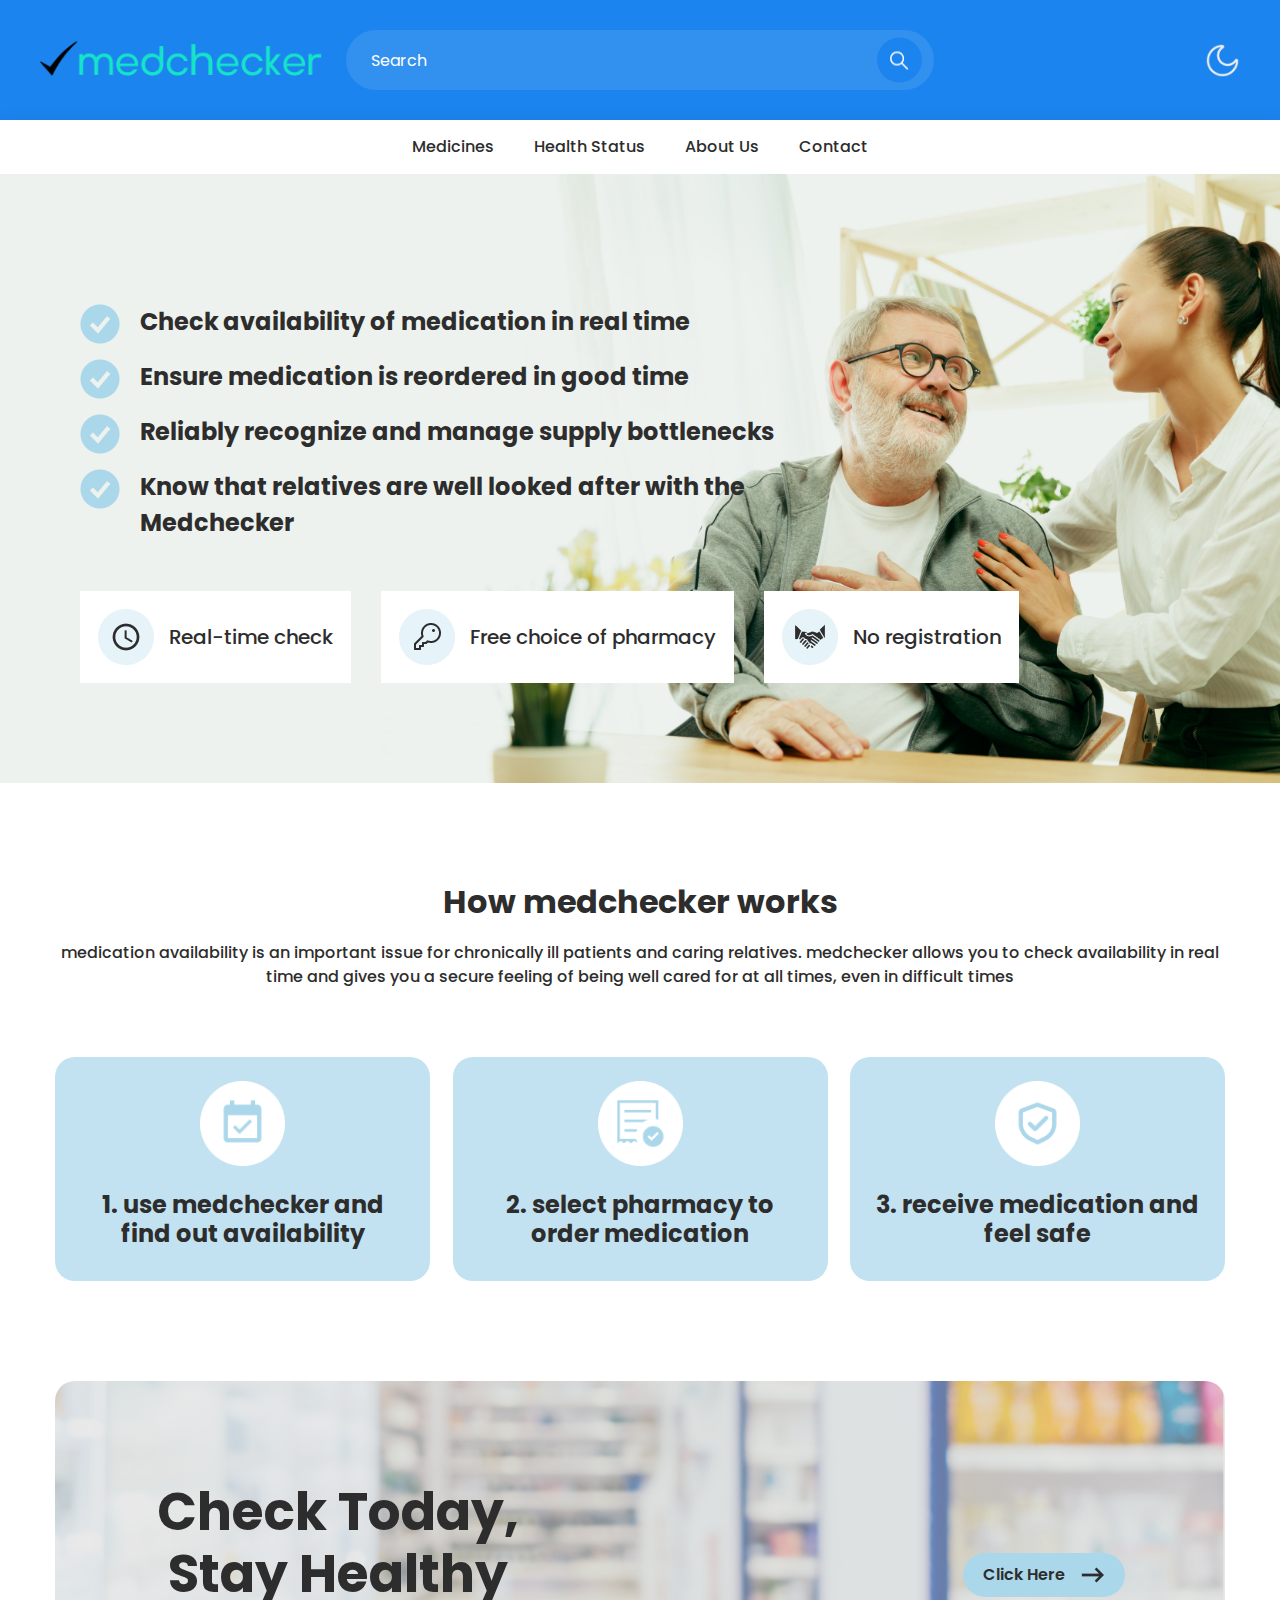
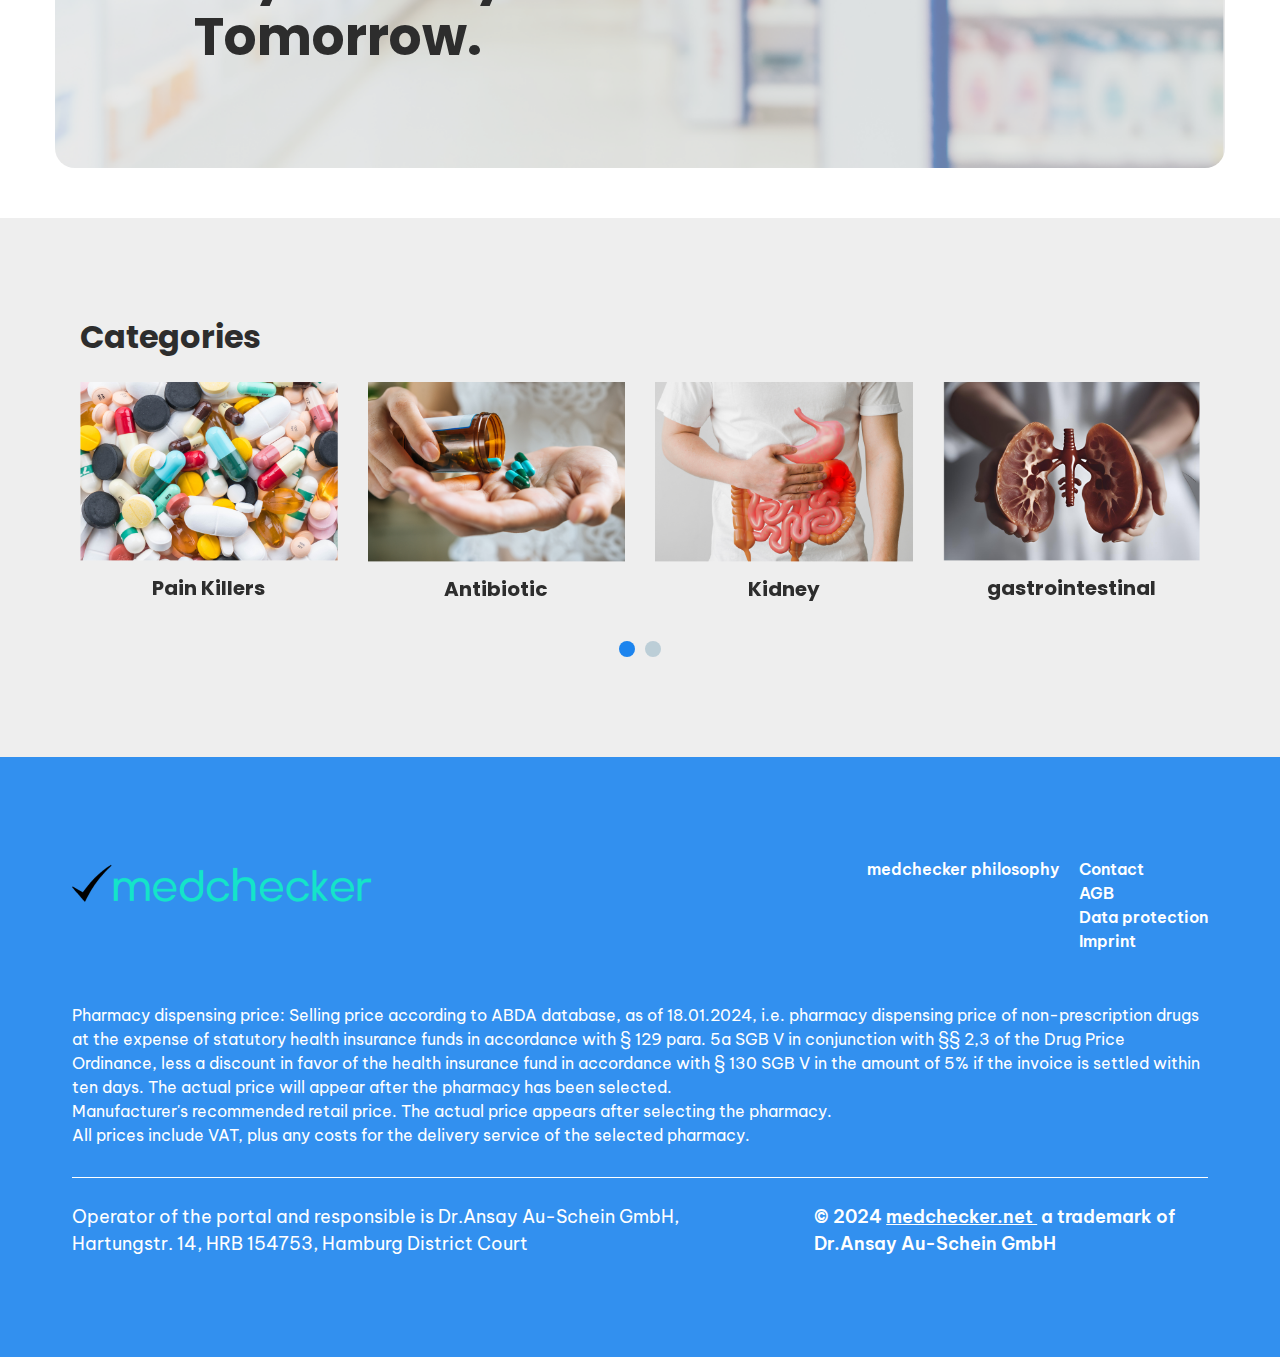
<file: index.html>
<!doctype html>
<html class="no-js" lang="en">
    <head>
        <meta charset="utf-8">
        <meta http-equiv="x-ua-compatible" content="ie=edge">
        <title>Site Title Here</title>
        <meta name="description" content="">
        <meta name="viewport" content="width=device-width, initial-scale=1"> 
		<link rel="shortcut icon" type="image/x-icon" href="#">
        <!-- Place favicon.ico in the root directory -->
        
		<!-- CSS here -->
        <link rel="stylesheet" href="assets/css/bootstrap.min.css">
        <link rel="stylesheet" href="assets/css/owl.carousel.min.css">   
        <link rel="stylesheet" href="assets/css/style.css">
        <link rel="stylesheet" href="assets/css/responsive.css">
    </head>
    <body>

       
    <!-- header-area START -->
    <header class="header-area">
        <div class="container">
            <div class="row align-items-center">
                <div class="col-lg-4 col-6 col-xl-3">
                    <div class="logo-area">
                        <a href="./index.html"><img src="assets/img/logo.png" alt=""></a>
                    </div>
                </div>
                <div class="col-lg-6 col-xl-6 d-none d-lg-block text-right">
                    <div class="searching">
                        <form action="#">
                            <input type="text" placeholder="Search">
                            <button type="submit"><img src="assets/img/serch.png" alt=""></button>
                        </form>
                    </div>
                </div>
                <div class="col-lg-2 col-6 col-xl-3 text-end">
                    <div class="head_end">
                        <button type="button" class="srcBtn" data-bs-toggle="modal" data-bs-target="#searchModal"><img src="assets/img/serch.png" alt=""></button>
                        <button type="submit" class="light"><img src="assets/img/moon.png" alt=""></button>
                        <div class="bar d-md-none d-block"><a class="bar-icon siteBar-btn" href="#"><span></span></a></div>
                    </div>
                </div>
            </div>
        </div>
        <div class="header-bottom">
            <div class="container">
                <div class="row">
                    <div class="col-lg-12 text-center">
                        <ul>
                            <li><a href="#">Medicines</a></li>
                            <li><a href="#">Health Status</a></li>
                            <li><a href="#">About Us</a></li>
                            <li><a href="#">Contact</a></li>
                        </ul>
                    </div>
                </div>
            </div>
        </div>
    </header>
    <!-- Button trigger modal -->

        <!-- Search modal -->
        <div class="modal fade" id="searchModal" data-bs-backdrop="static" data-bs-keyboard="false" tabindex="-1" aria-labelledby="searchModalLabel" aria-hidden="true">
            <div class="modal-dialog">
            <div class="modal-content"> 
                <div class="modal-body">
                    <button type="button" class="btn-close" data-bs-dismiss="modal" aria-label="Close"></button>
                    <div class="searching">
                        <form action="#">
                            <input type="text" placeholder="Search">
                            <button type="submit"><img src="assets/img/serch.png" alt=""></button>
                        </form>
                    </div>
                </div> 
            </div>
            </div>
        </div>

        <!-- mobile-menu START -->
        <div class="mobile-menu">
            <a href="#" class="bars siteBar-btn"><svg class="bi bi-x" width="1em" height="1em" viewBox="0 0 16 16" fill="currentColor" xmlns="http://www.w3.org/2000/svg">
                <path fill-rule="evenodd" d="M11.854 4.146a.5.5 0 010 .708l-7 7a.5.5 0 01-.708-.708l7-7a.5.5 0 01.708 0z" clip-rule="evenodd"/>
                <path fill-rule="evenodd" d="M4.146 4.146a.5.5 0 000 .708l7 7a.5.5 0 00.708-.708l-7-7a.5.5 0 00-.708 0z" clip-rule="evenodd"/>
            </svg></a> 
            <nav> 
                <ul>
                    <li><a href="#">Medicines</a></li>
                    <li><a href="#">Health Status</a></li>
                    <li><a href="#">About Us</a></li>
                    <li><a href="#">Contact</a></li>
                </ul>
            </nav> 
        </div> 
        <div class="manu-overlay siteBar-btn"></div>
    <!-- header-area END -->


    <!-- Main -->
    <main>

        <!-- Hero-area STARTED -->
        <section class="hero-area">
            <div class="container">
                <div class="row"> 
                    <div class="col-lg-12">
                        <div class="hero-wrp">
                            <ul>
                                <li><img src="assets/img/tick.png" alt=""> Check availability  of medication in real time</li>
                                <li><img src="assets/img/tick.png" alt=""> Ensure medication is reordered in good time</li>
                                <li><img src="assets/img/tick.png" alt=""> Reliably recognize and manage supply bottlenecks</li>
                                <li><img src="assets/img/tick.png" alt=""> Know that relatives are well looked after with the Medchecker</li>
                            </ul>
                            <div class="feature_opts">
                                <div><img src="assets/img/time.png" alt=""> Real-time check</div>
                                <div><img src="assets/img/key.png" alt=""> Free choice of pharmacy</div>
                                <div><img src="assets/img/partnarship.png" alt=""> No registration</div>
                            </div>
                        </div>
                    </div>
                </div>
            </div>
        </section>
        <!-- Hero-area END -->

        <!-- How it's work STARTED -->
        <section class="how-work-section">
            <div class="container">
                <div class="row">
                    <div class="col-lg-12">
                        <div class="section-title">
                            <h2>How medchecker works</h2>
                            <p>medication availability is an important issue for chronically ill patients and caring relatives. medchecker allows you to check availability in real time and gives you a secure feeling of being well cared for at all times, even in difficult times</p>
                        </div>
                    </div>
                    <div class="col-lg-12">
                        <div class="how_work_blks">
                            <div class="hwb">
                                <img src="assets/img/calender.png" alt="">
                                <h5>1. use medchecker and find out availability</h5>
                            </div>
                            <div class="hwb">
                                <img src="assets/img/docs.png" alt="">
                                <h5>2. select pharmacy to order medication</h5>
                            </div>
                            <div class="hwb">
                                <img src="assets/img/right.png" alt="">
                                <h5>3. receive medication and feel safe</h5>
                            </div>
                        </div>
                    </div>
                    <div class="col-lg-12">
                        <div class="cta">
                            <h1>Check Today, Stay Healthy Tomorrow.</h1>
                            <a href="#">Click Here <img src="assets/img/arrow.png" alt=""></a>
                        </div>
                    </div>
                </div>
            </div>
        </section>
        <!-- How it's work END -->

        <!-- Categories-area STARTED -->
        <section class="categories-area">
            <div class="container">
                <div class="row">
                    <div class="col-lg-12">
                        <h4>Categories</h4>
                        <div class="categories-items owl-carousel">
                            <div class="cti">
                                <i><img src="assets/img/2.png" alt=""></i>
                                <h5>Pain Killers</h5>
                            </div>
                            <div class="cti">
                                <i><img src="assets/img/3.png" alt=""></i>
                                <h5>Antibiotic</h5>
                            </div>
                            <div class="cti">
                                <i><img src="assets/img/4.png" alt=""></i>
                                <h5>Kidney</h5>
                            </div>
                            <div class="cti">
                                <i><img src="assets/img/5.png" alt=""></i>
                                <h5>gastrointestinal</h5>
                            </div>
                            <div class="cti">
                                <i><img src="assets/img/2.png" alt=""></i>
                                <h5>Pain Killers</h5>
                            </div>
                            <div class="cti">
                                <i><img src="assets/img/3.png" alt=""></i>
                                <h5>Antibiotic</h5>
                            </div>
                            <div class="cti">
                                <i><img src="assets/img/4.png" alt=""></i>
                                <h5>Kidney</h5>
                            </div>
                            <div class="cti">
                                <i><img src="assets/img/5.png" alt=""></i>
                                <h5>gastrointestinal</h5>
                            </div>
                        </div>
                    </div>
                </div>
            </div>
        </section>
        <!-- Categories-area END -->

    </main>
    <!-- Main -->


    <!-- Footer STARTED -->
    <footer>
        <div class="container">
            <div class="row">
                <div class="col-lg-12">
                    <div class="ftop">
                        <a href="#"><img src="assets/img/logo.png" alt=""></a>
                        <div class="fitems">
                            <div>
                                medchecker philosophy
                            </div>
                            <ul>
                                <li><a href="#">Contact</a></li>
                                <li><a href="#">AGB</a></li>
                                <li><a href="#">Data protection</a></li>
                                <li><a href="#">Imprint</a></li>
                            </ul>
                        </div>
                    </div>
                </div>
                <div class="col-lg-12">
                    <div class="fbottom">
                        <p>Pharmacy dispensing price: Selling price according to ABDA database, as of 18.01.2024, i.e. pharmacy dispensing price of non-prescription drugs at the expense of statutory health insurance funds in accordance with § 129 para. 5a SGB V in conjunction with §§ 2,3 of the Drug Price Ordinance, less a discount in favor of the health insurance fund in accordance with § 130 SGB V in the amount of 5% if the invoice is settled within ten days. The actual price will appear after the pharmacy has been selected. <br>
                        Manufacturer's recommended retail price. The actual price appears after selecting the pharmacy. <br>
                        All prices include VAT, plus any costs for the delivery service of the selected pharmacy.</p>
                        <div>
                            <p>Operator of the portal and responsible is Dr.Ansay Au-Schein GmbH, Hartungstr. 14, HRB 154753, Hamburg District Court</p>
                            <p><b>© 2024 <a href="#">medchecker.net </a> a trademark of Dr.Ansay Au-Schein GmbH</b></p>
                        </div>
                    </div>
                </div>
            </div>
        </div>
    </footer>
    <!-- Footer END -->


    
		<!-- JS here --> 
        <script src="assets/js/jquery-3.4.1.min.js"></script>
        <script src="assets/js/popper.min.js"></script>
        <script src="assets/js/bootstrap.min.js"></script>
        <script src="assets/js/owl.carousel.min.js"></script> 
        <script src="assets/js/main.js"></script>
    </body>
</html>
</file>
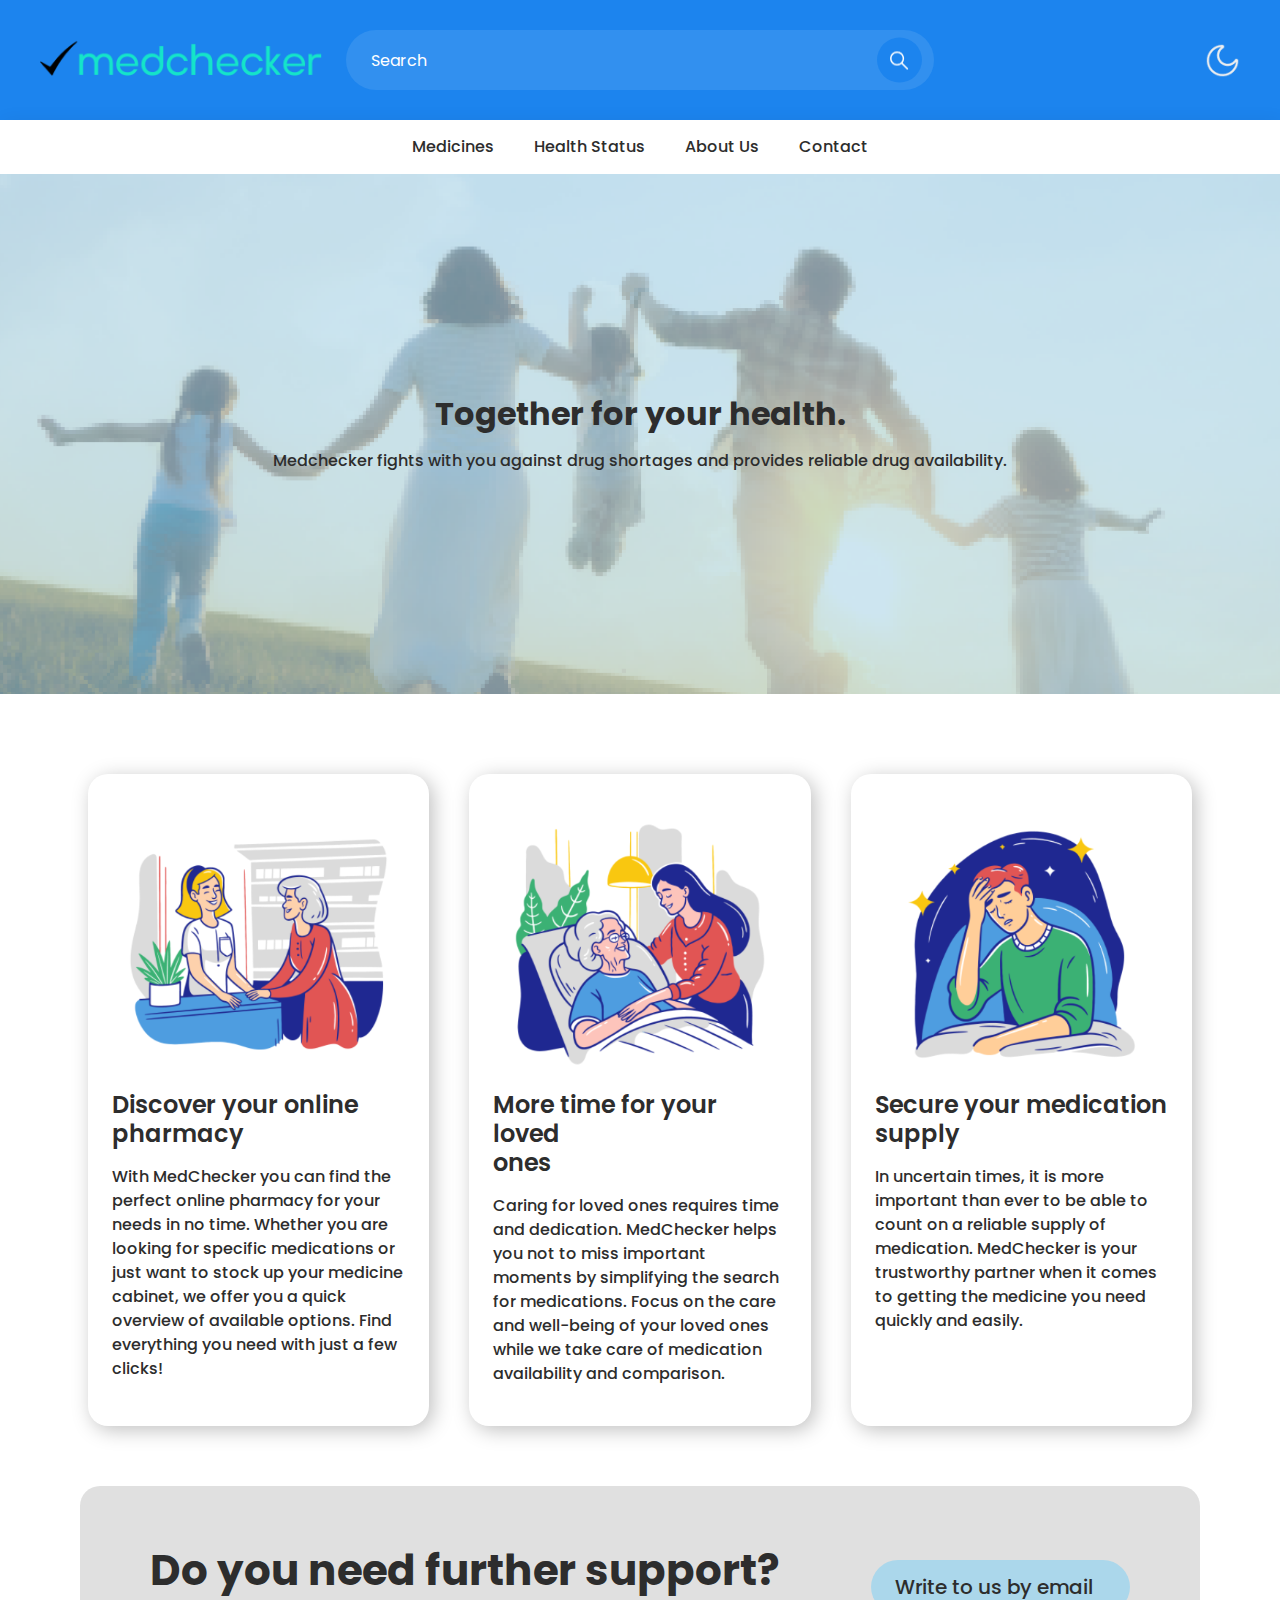
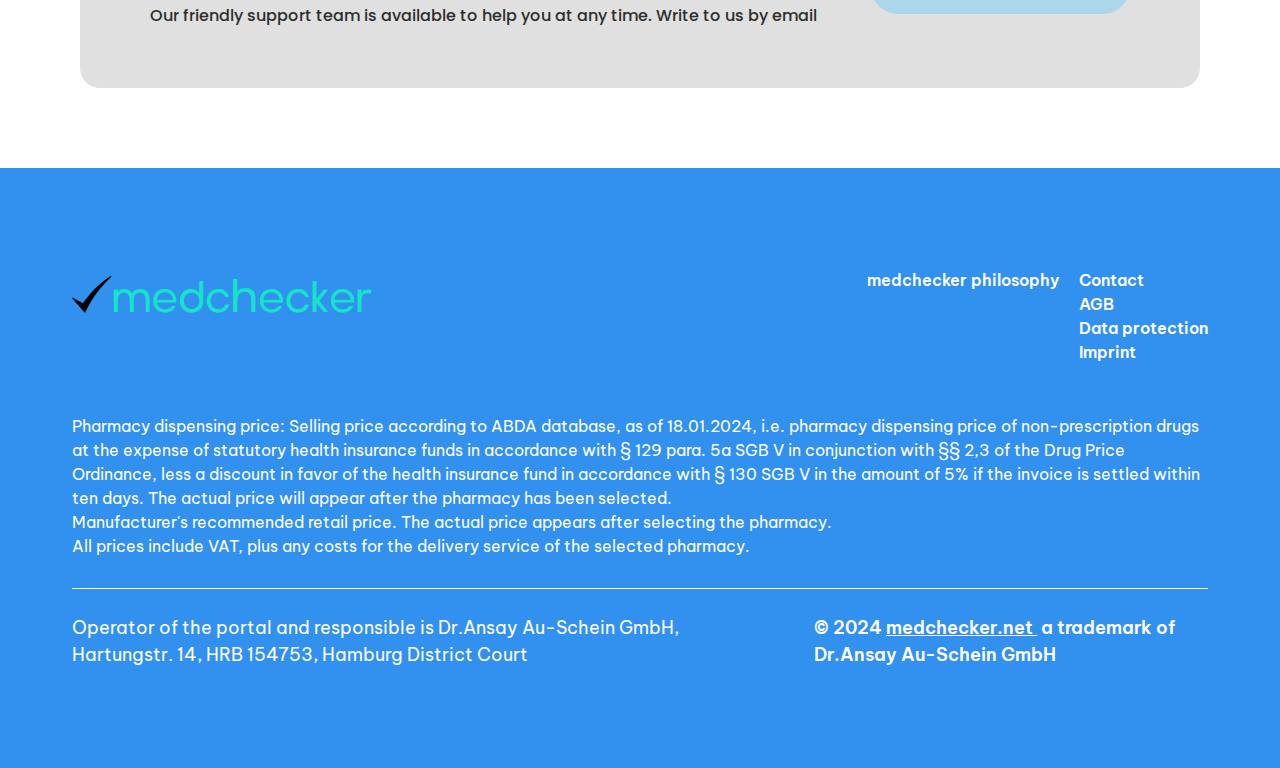
<file: About-Us.html>
<!doctype html>
<html class="no-js" lang="en">
    <head>
        <meta charset="utf-8">
        <meta http-equiv="x-ua-compatible" content="ie=edge">
        <title>About Us</title>
        <meta name="description" content="">
        <meta name="viewport" content="width=device-width, initial-scale=1"> 
		<link rel="shortcut icon" type="image/x-icon" href="#">
        <!-- Place favicon.ico in the root directory -->
        
		<!-- CSS here -->
        <link rel="stylesheet" href="assets/css/bootstrap.min.css">
        <link rel="stylesheet" href="assets/css/owl.carousel.min.css">   
        <link rel="stylesheet" href="assets/css/style.css">
        <link rel="stylesheet" href="assets/css/responsive.css">
    </head>
    <body>

       
    <!-- header-area START -->
    <header class="header-area">
        <div class="container">
            <div class="row align-items-center">
                <div class="col-lg-4 col-6 col-xl-3">
                    <div class="logo-area">
                        <a href="./index.html"><img src="assets/img/logo.png" alt=""></a>
                    </div>
                </div>
                <div class="col-lg-6 col-xl-6 d-none d-lg-block text-right">
                    <div class="searching">
                        <form action="#">
                            <input type="text" placeholder="Search">
                            <button type="submit"><img src="assets/img/serch.png" alt=""></button>
                        </form>
                    </div>
                </div>
                <div class="col-lg-2 col-6 col-xl-3 text-end">
                    <div class="head_end">
                        <button type="button" class="srcBtn" data-bs-toggle="modal" data-bs-target="#searchModal"><img src="assets/img/serch.png" alt=""></button>
                        <button type="submit" class="light"><img src="assets/img/moon.png" alt=""></button>
                        <div class="bar d-md-none d-block"><a class="bar-icon siteBar-btn" href="#"><span></span></a></div>
                    </div>
                </div>
            </div>
        </div>
        <div class="header-bottom">
            <div class="container">
                <div class="row">
                    <div class="col-lg-12 text-center">
                        <ul>
                            <li><a href="#">Medicines</a></li>
                            <li><a href="#">Health Status</a></li>
                            <li><a href="#">About Us</a></li>
                            <li><a href="#">Contact</a></li>
                        </ul>
                    </div>
                </div>
            </div>
        </div>
    </header>
    <!-- Button trigger modal -->

        <!-- Search modal -->
        <div class="modal fade" id="searchModal" data-bs-backdrop="static" data-bs-keyboard="false" tabindex="-1" aria-labelledby="searchModalLabel" aria-hidden="true">
            <div class="modal-dialog">
            <div class="modal-content"> 
                <div class="modal-body">
                    <button type="button" class="btn-close" data-bs-dismiss="modal" aria-label="Close"></button>
                    <div class="searching">
                        <form action="#">
                            <input type="text" placeholder="Search">
                            <button type="submit"><img src="assets/img/serch.png" alt=""></button>
                        </form>
                    </div>
                </div> 
            </div>
            </div>
        </div>

        <!-- mobile-menu START -->
        <div class="mobile-menu">
            <a href="#" class="bars siteBar-btn"><svg class="bi bi-x" width="1em" height="1em" viewBox="0 0 16 16" fill="currentColor" xmlns="http://www.w3.org/2000/svg">
                <path fill-rule="evenodd" d="M11.854 4.146a.5.5 0 010 .708l-7 7a.5.5 0 01-.708-.708l7-7a.5.5 0 01.708 0z" clip-rule="evenodd"/>
                <path fill-rule="evenodd" d="M4.146 4.146a.5.5 0 000 .708l7 7a.5.5 0 00.708-.708l-7-7a.5.5 0 00-.708 0z" clip-rule="evenodd"/>
            </svg></a> 
            <nav> 
                <ul>
                    <li><a href="#">Medicines</a></li>
                    <li><a href="#">Health Status</a></li>
                    <li><a href="#">About Us</a></li>
                    <li><a href="#">Contact</a></li>
                </ul>
            </nav> 
        </div> 
        <div class="manu-overlay siteBar-btn"></div>
    <!-- header-area END -->


    <!-- Main -->
    <main>


        <!--aboutHero -area STARTED -->
        <section class="aboutHero-area" style="background-image: url(./assets/img/aboutHero-bg.png);">
            <div class="container">
                <div class="row"> 
                    <div class="col-lg-12">
                        <div class="aboutHero__text">
                            <h3>Together for your health.</h3>
                            <p>Medchecker fights with you against drug shortages and provides reliable drug availability.</p>
                        </div>
                    </div>
                </div>
            </div>
        </section>
        <!--aboutHero -area END -->


        <!-- about-area STARTED -->
        <section class="about-area sec__padding">
            <div class="container">
                <div class="row"> 
                    <div class="col-lg-4 col-md-6">
                        <div class="about__blk">
                            <i><img src="assets/img/about-1.png" alt=""></i>
                            <h3>Discover your online pharmacy</h3>
                            <p>With MedChecker you can find the perfect online pharmacy for your needs in no time. Whether you are looking for specific medications or just want to stock up your medicine cabinet, we offer you a quick overview of available options. Find everything you need with just a few clicks!</p>
                        </div>
                    </div>
                    <div class="col-lg-4 col-md-6">
                        <div class="about__blk">
                            <i><img src="assets/img/about-2.png" alt=""></i>
                            <h3>More time for your loved <br> ones</h3>
                            <p>Caring for loved ones requires time and dedication. MedChecker helps you not to miss important moments by simplifying the search for medications. Focus on the care and well-being of your loved ones while we take care of medication availability and comparison.</p>
                        </div>
                    </div>
                    <div class="col-lg-4 col-md-6">
                        <div class="about__blk">
                            <i><img src="assets/img/about-3.png" alt=""></i>
                            <h3>Secure your medication <br> supply</h3>
                            <p>In uncertain times, it is more important than ever to be able to count on a reliable supply of medication. MedChecker is your trustworthy partner when it comes to getting the medicine you need quickly and easily.</p>
                        </div>
                    </div>

                    <div class="col-lg-12">
                        <div class="support__wrp">
                            <div class="support__left">
                                <h1>Do you need further support?</h1>
                                <p>Our friendly support team is available to help you at any time.
                                    Write to us by email</p>
                            </div>   
                            <a href="#" class="thm_btn">Write to us by email <i class="far fa-long-arrow-right"></i></a> 
                        </div>
                    </div>
                </div>
            </div>
        </section>
        <!-- about-area END -->


    </main>
    <!-- Main -->


    <!-- Footer STARTED -->
    <footer>
        <div class="container">
            <div class="row">
                <div class="col-lg-12">
                    <div class="ftop">
                        <a href="#"><img src="assets/img/logo.png" alt=""></a>
                        <div class="fitems">
                            <div>
                                medchecker philosophy
                            </div>
                            <ul>
                                <li><a href="#">Contact</a></li>
                                <li><a href="#">AGB</a></li>
                                <li><a href="#">Data protection</a></li>
                                <li><a href="#">Imprint</a></li>
                            </ul>
                        </div>
                    </div>
                </div>
                <div class="col-lg-12">
                    <div class="fbottom">
                        <p>Pharmacy dispensing price: Selling price according to ABDA database, as of 18.01.2024, i.e. pharmacy dispensing price of non-prescription drugs at the expense of statutory health insurance funds in accordance with § 129 para. 5a SGB V in conjunction with §§ 2,3 of the Drug Price Ordinance, less a discount in favor of the health insurance fund in accordance with § 130 SGB V in the amount of 5% if the invoice is settled within ten days. The actual price will appear after the pharmacy has been selected. <br>
                        Manufacturer's recommended retail price. The actual price appears after selecting the pharmacy. <br>
                        All prices include VAT, plus any costs for the delivery service of the selected pharmacy.</p>
                        <div>
                            <p>Operator of the portal and responsible is Dr.Ansay Au-Schein GmbH, Hartungstr. 14, HRB 154753, Hamburg District Court</p>
                            <p><b>© 2024 <a href="#">medchecker.net </a> a trademark of Dr.Ansay Au-Schein GmbH</b></p>
                        </div>
                    </div>
                </div>
            </div>
        </div>
    </footer>
    <!-- Footer END -->


    
		<!-- JS here --> 
        <script src="assets/js/jquery-3.4.1.min.js"></script>
        <script src="assets/js/popper.min.js"></script>
        <script src="assets/js/bootstrap.min.js"></script>
        <script src="assets/js/owl.carousel.min.js"></script> 
        <script src="assets/js/main.js"></script>
    </body>
</html>
</file>
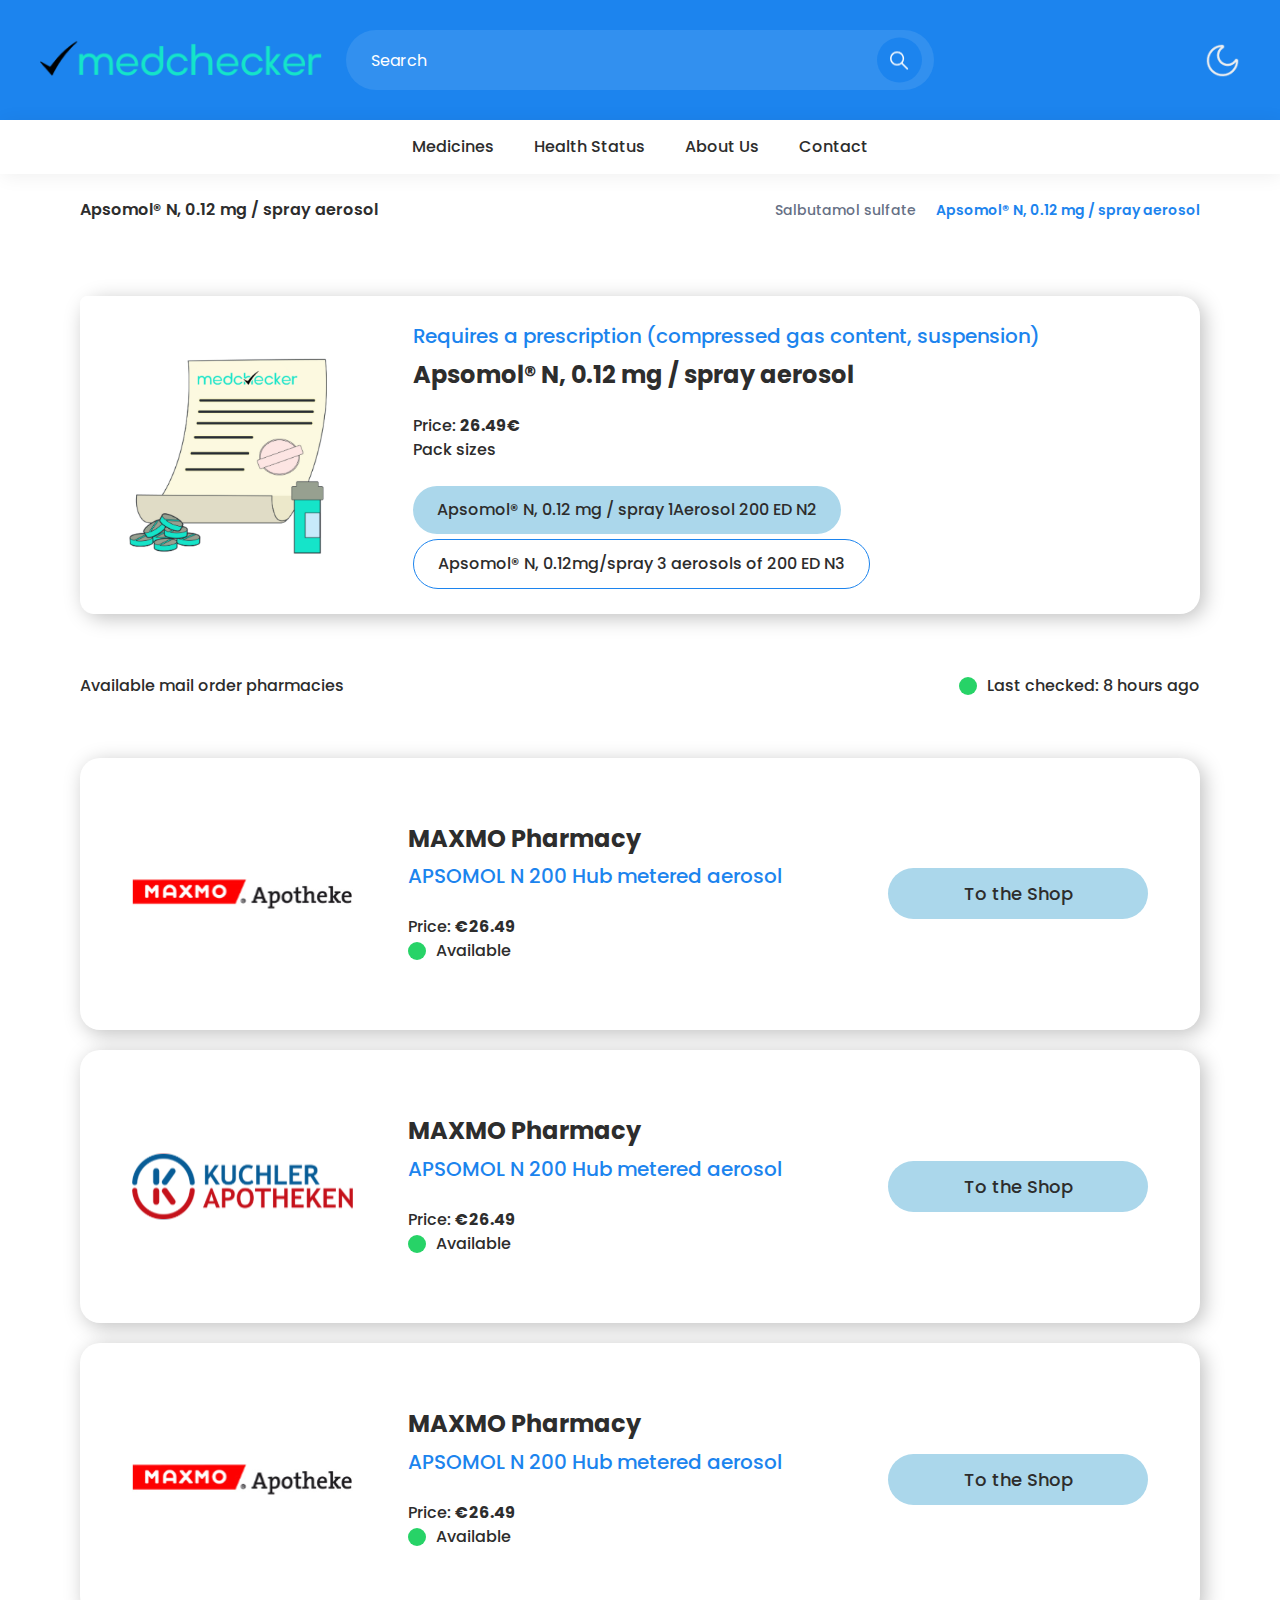
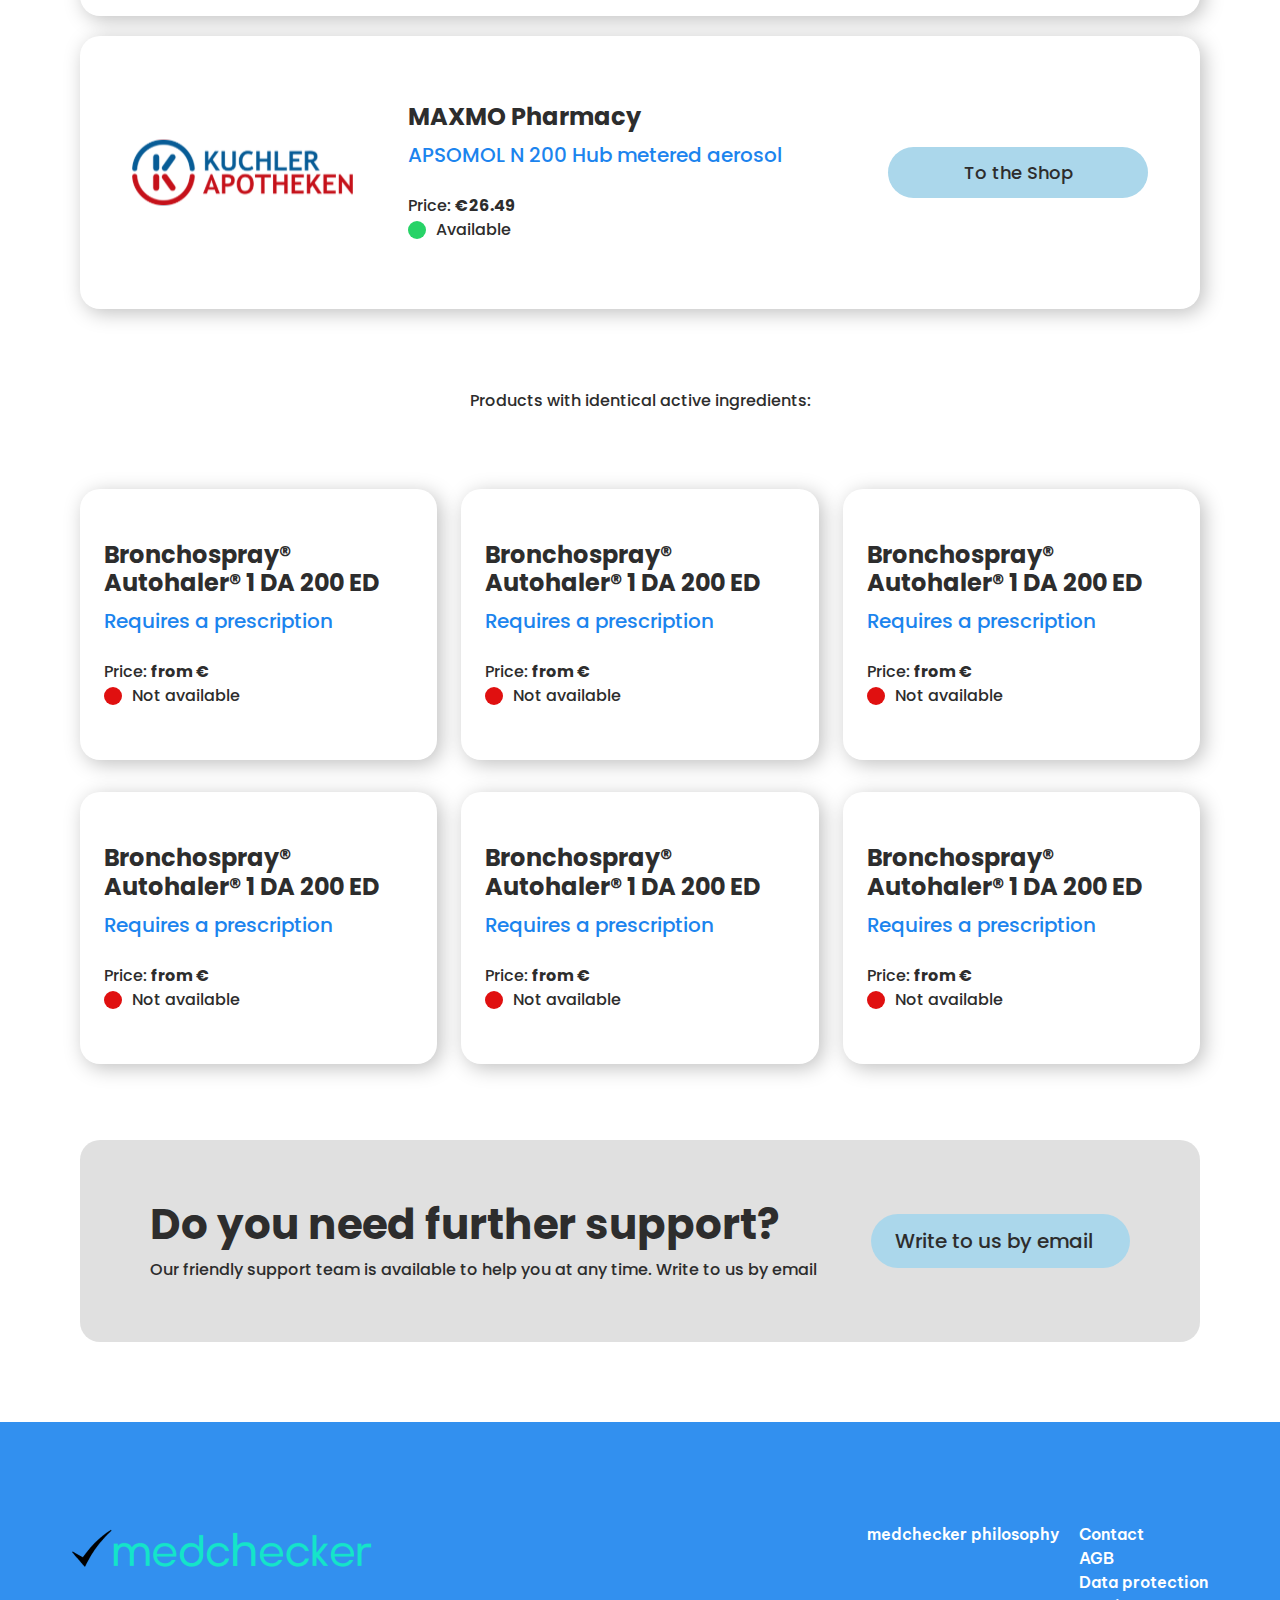
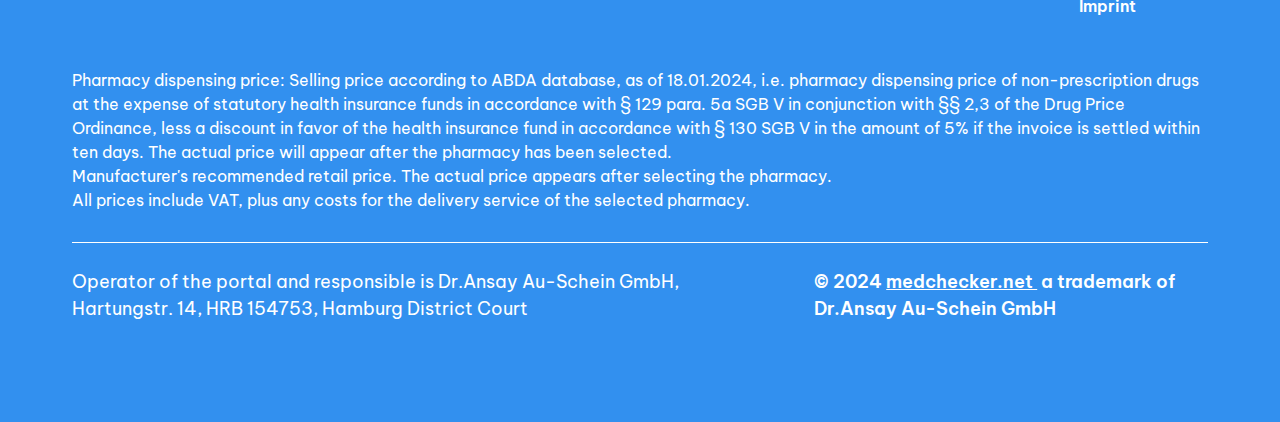
<file: finished.html>
<!doctype html>
<html class="no-js" lang="en">
    <head>
        <meta charset="utf-8">
        <meta http-equiv="x-ua-compatible" content="ie=edge">
        <title>Search Imput</title>
        <meta name="description" content="">
        <meta name="viewport" content="width=device-width, initial-scale=1"> 
		<link rel="shortcut icon" type="image/x-icon" href="#">
        <!-- Place favicon.ico in the root directory -->
        
		<!-- CSS here -->
        <link rel="stylesheet" href="assets/css/bootstrap.min.css">
        <link rel="stylesheet" href="assets/css/owl.carousel.min.css">   
        <link rel="stylesheet" href="assets/css/style.css">
        <link rel="stylesheet" href="assets/css/responsive.css">
    </head>
    <body>

       
    <!-- header-area START -->
    <header class="header-area">
        <div class="container">
            <div class="row align-items-center">
                <div class="col-lg-4 col-6 col-xl-3">
                    <div class="logo-area">
                        <a href="./index.html"><img src="assets/img/logo.png" alt=""></a>
                    </div>
                </div>
                <div class="col-lg-6 col-xl-6 d-none d-lg-block text-right">
                    <div class="searching">
                        <form action="#">
                            <input type="text" placeholder="Search">
                            <button type="submit"><img src="assets/img/serch.png" alt=""></button>
                        </form>
                    </div>
                </div>
                <div class="col-lg-2 col-6 col-xl-3 text-end">
                    <div class="head_end">
                        <button type="button" class="srcBtn" data-bs-toggle="modal" data-bs-target="#searchModal"><img src="assets/img/serch.png" alt=""></button>
                        <button type="submit" class="light"><img src="assets/img/moon.png" alt=""></button>
                        <div class="bar d-md-none d-block"><a class="bar-icon siteBar-btn" href="#"><span></span></a></div>
                    </div>
                </div>
            </div>
        </div>
        <div class="header-bottom">
            <div class="container">
                <div class="row">
                    <div class="col-lg-12 text-center">
                        <ul>
                            <li><a href="#">Medicines</a></li>
                            <li><a href="#">Health Status</a></li>
                            <li><a href="#">About Us</a></li>
                            <li><a href="#">Contact</a></li>
                        </ul>
                    </div>
                </div>
            </div>
        </div>
    </header>
    <!-- Button trigger modal -->

        <!-- Search modal -->
        <div class="modal fade" id="searchModal" data-bs-backdrop="static" data-bs-keyboard="false" tabindex="-1" aria-labelledby="searchModalLabel" aria-hidden="true">
            <div class="modal-dialog">
            <div class="modal-content"> 
                <div class="modal-body">
                    <button type="button" class="btn-close" data-bs-dismiss="modal" aria-label="Close"></button>
                    <div class="searching">
                        <form action="#">
                            <input type="text" placeholder="Search">
                            <button type="submit"><img src="assets/img/serch.png" alt=""></button>
                        </form>
                    </div>
                </div> 
            </div>
            </div>
        </div>

        <!-- mobile-menu START -->
        <div class="mobile-menu">
            <a href="#" class="bars siteBar-btn"><svg class="bi bi-x" width="1em" height="1em" viewBox="0 0 16 16" fill="currentColor" xmlns="http://www.w3.org/2000/svg">
                <path fill-rule="evenodd" d="M11.854 4.146a.5.5 0 010 .708l-7 7a.5.5 0 01-.708-.708l7-7a.5.5 0 01.708 0z" clip-rule="evenodd"/>
                <path fill-rule="evenodd" d="M4.146 4.146a.5.5 0 000 .708l7 7a.5.5 0 00.708-.708l-7-7a.5.5 0 00-.708 0z" clip-rule="evenodd"/>
            </svg></a> 
            <nav> 
                <ul>
                    <li><a href="#">Medicines</a></li>
                    <li><a href="#">Health Status</a></li>
                    <li><a href="#">About Us</a></li>
                    <li><a href="#">Contact</a></li>
                </ul>
            </nav> 
        </div> 
        <div class="manu-overlay siteBar-btn"></div>
    <!-- header-area END -->


    <!-- Main -->
    <main>

        <div class="subNav">
            <div class="container">
                <div class="Imput__sub">
                    <b>Apsomol® N, 0.12 mg / spray aerosol</b>
                    <ul>
                        <li><a href="#">Salbutamol sulfate <i class="far fa-chevron-right"></i></a></li>
                        <li><a href="#" class="active">Apsomol® N, 0.12 mg / spray aerosol</a></li>
                    </ul>
                </div>
            </div>
        </div>



        <!-- product-area STARTED -->
        <section class="product-area">
            <div class="container">
                <div class="row"> 
                    <div class="col-lg-12">
                        <div class="productItem__blk">
                            <i>
                                <img src="assets/img/product-img-1.png" alt="">
                            </i>
                            <div class="product__name">
                                <label for="">Requires a prescription (compressed gas content, suspension)</label>
                                <h5>Apsomol® N, 0.12 mg / spray aerosol</h5>
                                <p>Price: <b>26.49€</b></p>
                                <p class="mt-0">Pack sizes</p>
                                <div class="product__btns">
                                    <a href="#" class="thm_btn">Apsomol® N, 0.12 mg / spray 1Aerosol 200 ED N2</a>
                                    <a href="#" class="thm_btn bordered">Apsomol® N, 0.12mg/spray 3 aerosols of 200 ED N3</a>
                                </div>
                            </div>
                        </div>
                    </div>
                    <div class="col-lg-12">
                        <div class="product__title">
                            <p>Available mail order pharmacies</p>
                            <span><i class="green"></i> Last checked: 8 hours ago</span>
                        </div>
                    </div>
                    <div class="col-lg-12">
                        <div class="product__blk">
                            <i><img src="assets/img/brand-logo-1.svg" alt=""></i>
                            <div class="product__name">
                                <h5>MAXMO Pharmacy</h5>
                                <label>APSOMOL N 200 Hub metered aerosol</label>
                                <p>Price: <b>€26.49</b></p>
                                <span><i class="green"></i> Available</span>
                            </div>
                            <a href="#" class="thm_btn">To the Shop</a>
                        </div>
                    </div>
                    <div class="col-lg-12">
                        <div class="product__blk">
                            <i><img src="assets/img/brand-logo-2.svg" alt=""></i>
                            <div class="product__name">
                                <h5>MAXMO Pharmacy</h5>
                                <label>APSOMOL N 200 Hub metered aerosol</label>
                                <p>Price: <b>€26.49</b></p>
                                <span><i class="green"></i> Available</span>
                            </div>
                            <a href="#" class="thm_btn">To the Shop</a>
                        </div>
                    </div>
                    <div class="col-lg-12">
                        <div class="product__blk">
                            <i><img src="assets/img/brand-logo-1.svg" alt=""></i>
                            <div class="product__name">
                                <h5>MAXMO Pharmacy</h5>
                                <label>APSOMOL N 200 Hub metered aerosol</label>
                                <p>Price: <b>€26.49</b></p>
                                <span><i class="green"></i> Available</span>
                            </div>
                            <a href="#" class="thm_btn">To the Shop</a>
                        </div>
                    </div>
                    <div class="col-lg-12">
                        <div class="product__blk">
                            <i><img src="assets/img/brand-logo-2.svg" alt=""></i>
                            <div class="product__name">
                                <h5>MAXMO Pharmacy</h5>
                                <label>APSOMOL N 200 Hub metered aerosol</label>
                                <p>Price: <b>€26.49</b></p>
                                <span><i class="green"></i> Available</span>
                            </div>
                            <a href="#" class="thm_btn">To the Shop</a>
                        </div>
                    </div>
                    
                </div>
                <div class="row product__wrp">
                    <div class="col-lg-12">
                        <div class="product__title justify-content-center">
                            <p style="font-weight: 500;">Products with identical active ingredients:</p>
                        </div>
                    </div>
                    <div class="col-lg-4 col-md-6">
                        <a href="#" class="product__name ">
                            <h5>Bronchospray® Autohaler® 1 DA 200 ED</h5>
                            <label>Requires a prescription</label>
                            <p>Price: <b>from €</b></p>
                            <span><i class="red"></i> Not available</span>
                        </a>
                    </div>
                    <div class="col-lg-4 col-md-6">
                        <a href="#" class="product__name ">
                            <h5>Bronchospray® Autohaler® 1 DA 200 ED</h5>
                            <label>Requires a prescription</label>
                            <p>Price: <b>from €</b></p>
                            <span><i class="red"></i> Not available</span>
                        </a>
                    </div>
                    <div class="col-lg-4 col-md-6">
                        <a href="#" class="product__name ">
                            <h5>Bronchospray® Autohaler® 1 DA 200 ED</h5>
                            <label>Requires a prescription</label>
                            <p>Price: <b>from €</b></p>
                            <span><i class="red"></i> Not available</span>
                        </a>
                    </div>
                    <div class="col-lg-4 col-md-6">
                        <a href="#" class="product__name ">
                            <h5>Bronchospray® Autohaler® 1 DA 200 ED</h5>
                            <label>Requires a prescription</label>
                            <p>Price: <b>from €</b></p>
                            <span><i class="red"></i> Not available</span>
                        </a>
                    </div>
                    <div class="col-lg-4 col-md-6">
                        <a href="#" class="product__name ">
                            <h5>Bronchospray® Autohaler® 1 DA 200 ED</h5>
                            <label>Requires a prescription</label>
                            <p>Price: <b>from €</b></p>
                            <span><i class="red"></i> Not available</span>
                        </a>
                    </div>
                    <div class="col-lg-4 col-md-6">
                        <a href="#" class="product__name ">
                            <h5>Bronchospray® Autohaler® 1 DA 200 ED</h5>
                            <label>Requires a prescription</label>
                            <p>Price: <b>from €</b></p>
                            <span><i class="red"></i> Not available</span>
                        </a>
                    </div>
                </div>
            </div>
        </section>
        <!-- product-area END -->


        <!-- -area STARTED -->
        <section class="sec__padding pt-0">
            <div class="container">
                <div class="row"> 
                    
                    <div class="col-lg-12">
                        <div class="support__wrp">
                            <div class="support__left">
                                <h1>Do you need further support?</h1>
                                <p>Our friendly support team is available to help you at any time.
                                    Write to us by email</p>
                            </div>   
                            <a href="#" class="thm_btn">Write to us by email <i class="far fa-long-arrow-right"></i></a> 
                        </div>
                    </div>
                </div>
            </div>
        </section>
        <!-- -area END -->


    </main>
    <!-- Main -->


    <!-- Footer STARTED -->
    <footer>
        <div class="container">
            <div class="row">
                <div class="col-lg-12">
                    <div class="ftop">
                        <a href="#"><img src="assets/img/logo.png" alt=""></a>
                        <div class="fitems">
                            <div>
                                medchecker philosophy
                            </div>
                            <ul>
                                <li><a href="#">Contact</a></li>
                                <li><a href="#">AGB</a></li>
                                <li><a href="#">Data protection</a></li>
                                <li><a href="#">Imprint</a></li>
                            </ul>
                        </div>
                    </div>
                </div>
                <div class="col-lg-12">
                    <div class="fbottom">
                        <p>Pharmacy dispensing price: Selling price according to ABDA database, as of 18.01.2024, i.e. pharmacy dispensing price of non-prescription drugs at the expense of statutory health insurance funds in accordance with § 129 para. 5a SGB V in conjunction with §§ 2,3 of the Drug Price Ordinance, less a discount in favor of the health insurance fund in accordance with § 130 SGB V in the amount of 5% if the invoice is settled within ten days. The actual price will appear after the pharmacy has been selected. <br>
                        Manufacturer's recommended retail price. The actual price appears after selecting the pharmacy. <br>
                        All prices include VAT, plus any costs for the delivery service of the selected pharmacy.</p>
                        <div>
                            <p>Operator of the portal and responsible is Dr.Ansay Au-Schein GmbH, Hartungstr. 14, HRB 154753, Hamburg District Court</p>
                            <p><b>© 2024 <a href="#">medchecker.net </a> a trademark of Dr.Ansay Au-Schein GmbH</b></p>
                        </div>
                    </div>
                </div>
            </div>
        </div>
    </footer>
    <!-- Footer END -->


    
		<!-- JS here --> 
        <script src="assets/js/jquery-3.4.1.min.js"></script>
        <script src="assets/js/popper.min.js"></script>
        <script src="assets/js/bootstrap.min.js"></script>
        <script src="assets/js/owl.carousel.min.js"></script> 
        <script src="assets/js/main.js"></script>
    </body>
</html>
</file>
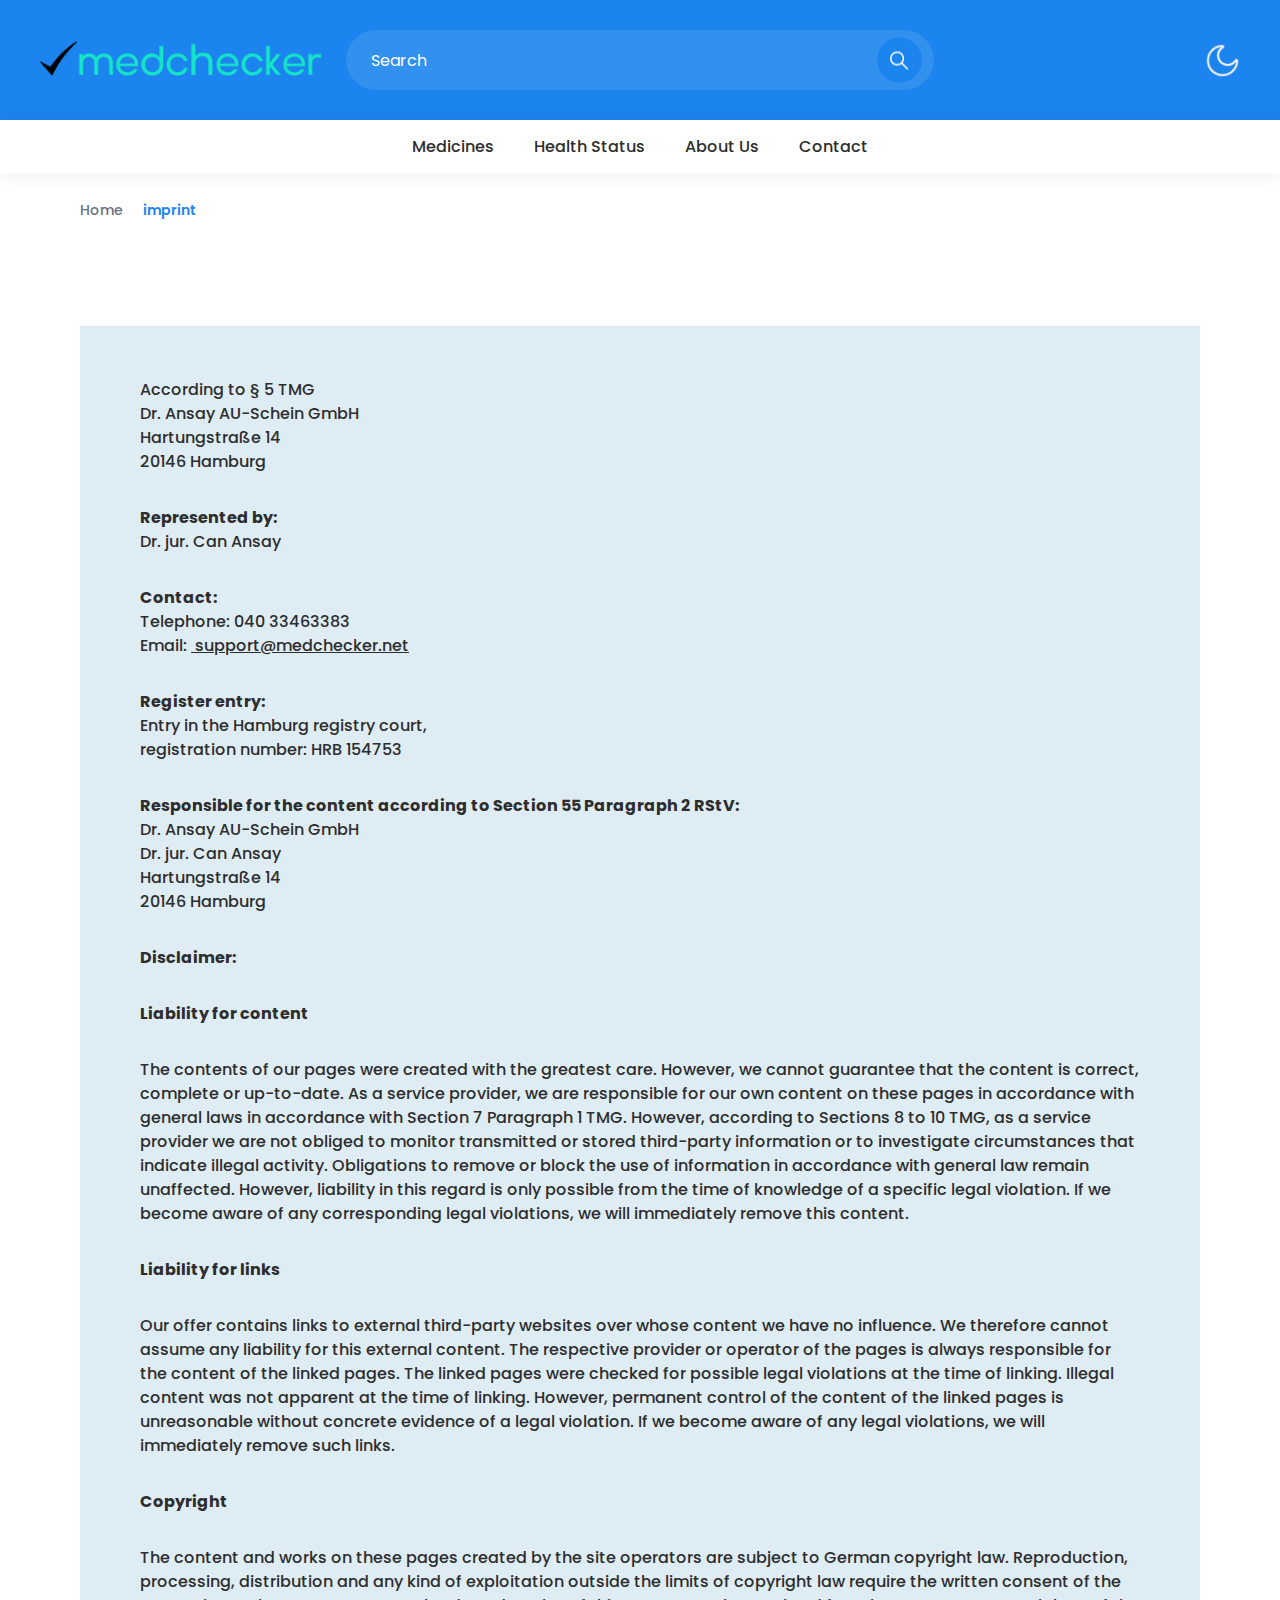
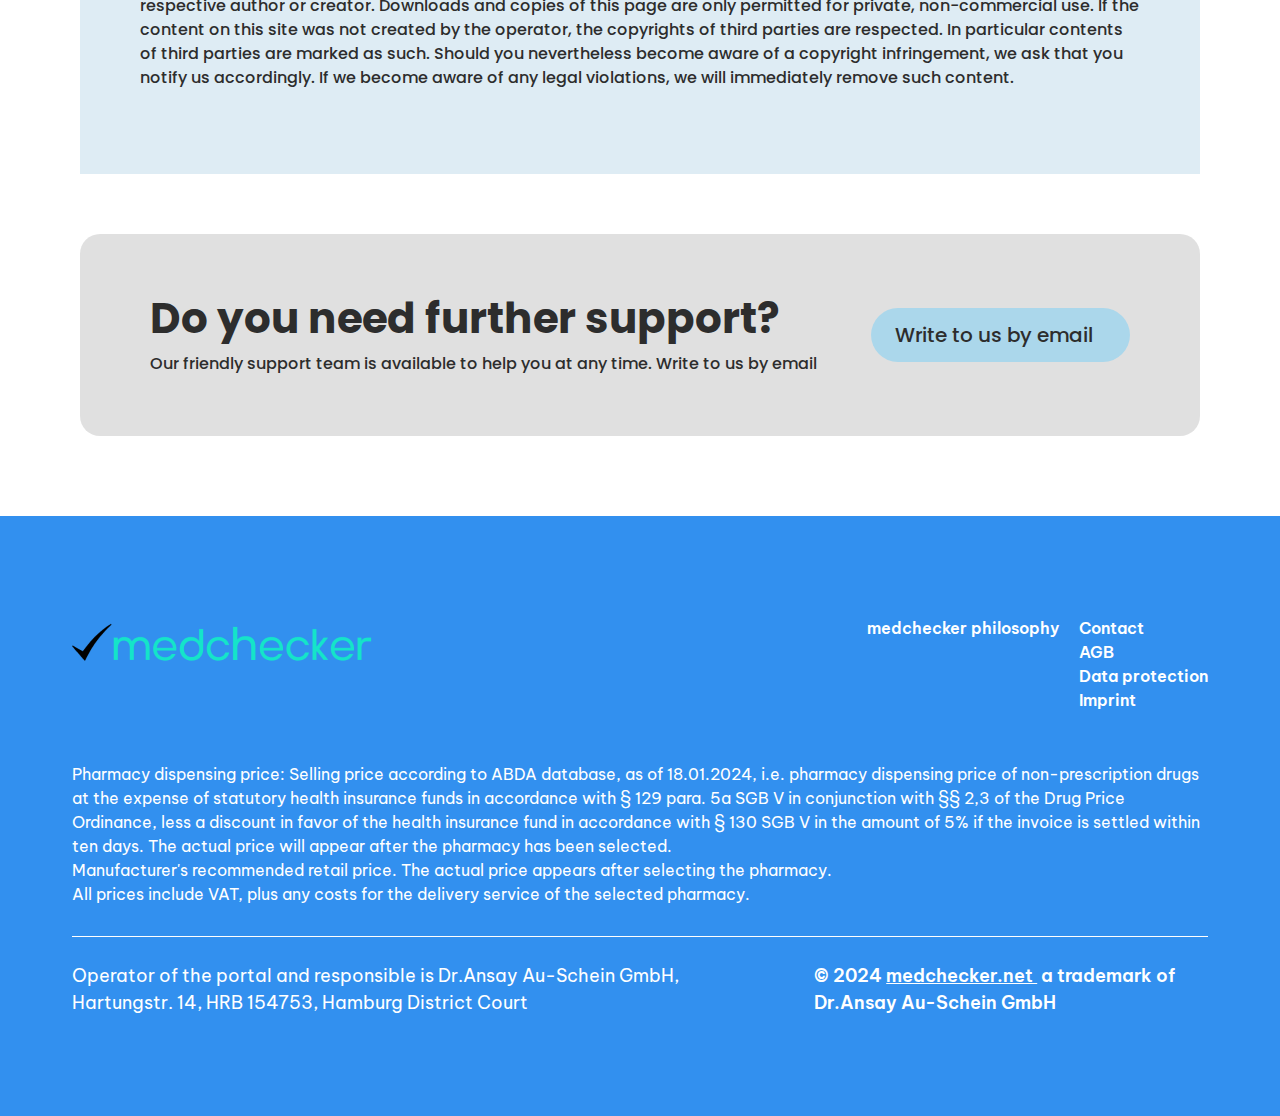
<file: impressum.html>
<!doctype html>
<html class="no-js" lang="en">
    <head>
        <meta charset="utf-8">
        <meta http-equiv="x-ua-compatible" content="ie=edge">
        <title>impressum</title>
        <meta name="description" content="">
        <meta name="viewport" content="width=device-width, initial-scale=1"> 
		<link rel="shortcut icon" type="image/x-icon" href="#">
        <!-- Place favicon.ico in the root directory -->
        
		<!-- CSS here -->
        <link rel="stylesheet" href="assets/css/bootstrap.min.css">
        <link rel="stylesheet" href="assets/css/owl.carousel.min.css">   
        <link rel="stylesheet" href="assets/css/style.css">
        <link rel="stylesheet" href="assets/css/responsive.css">
    </head>
    <body>

       
    <!-- header-area START -->
    <header class="header-area">
        <div class="container">
            <div class="row align-items-center">
                <div class="col-lg-4 col-6 col-xl-3">
                    <div class="logo-area">
                        <a href="./index.html"><img src="assets/img/logo.png" alt=""></a>
                    </div>
                </div>
                <div class="col-lg-6 col-xl-6 d-none d-lg-block text-right">
                    <div class="searching">
                        <form action="#">
                            <input type="text" placeholder="Search">
                            <button type="submit"><img src="assets/img/serch.png" alt=""></button>
                        </form>
                    </div>
                </div>
                <div class="col-lg-2 col-6 col-xl-3 text-end">
                    <div class="head_end">
                        <button type="button" class="srcBtn" data-bs-toggle="modal" data-bs-target="#searchModal"><img src="assets/img/serch.png" alt=""></button>
                        <button type="submit" class="light"><img src="assets/img/moon.png" alt=""></button>
                        <div class="bar d-md-none d-block"><a class="bar-icon siteBar-btn" href="#"><span></span></a></div>
                    </div>
                </div>
            </div>
        </div>
        <div class="header-bottom">
            <div class="container">
                <div class="row">
                    <div class="col-lg-12 text-center">
                        <ul>
                            <li><a href="#">Medicines</a></li>
                            <li><a href="#">Health Status</a></li>
                            <li><a href="#">About Us</a></li>
                            <li><a href="#">Contact</a></li>
                        </ul>
                    </div>
                </div>
            </div>
        </div>
    </header>
    <!-- Button trigger modal -->

        <!-- Search modal -->
        <div class="modal fade" id="searchModal" data-bs-backdrop="static" data-bs-keyboard="false" tabindex="-1" aria-labelledby="searchModalLabel" aria-hidden="true">
            <div class="modal-dialog">
            <div class="modal-content"> 
                <div class="modal-body">
                    <button type="button" class="btn-close" data-bs-dismiss="modal" aria-label="Close"></button>
                    <div class="searching">
                        <form action="#">
                            <input type="text" placeholder="Search">
                            <button type="submit"><img src="assets/img/serch.png" alt=""></button>
                        </form>
                    </div>
                </div> 
            </div>
            </div>
        </div>

        <!-- mobile-menu START -->
        <div class="mobile-menu">
            <a href="#" class="bars siteBar-btn"><svg class="bi bi-x" width="1em" height="1em" viewBox="0 0 16 16" fill="currentColor" xmlns="http://www.w3.org/2000/svg">
                <path fill-rule="evenodd" d="M11.854 4.146a.5.5 0 010 .708l-7 7a.5.5 0 01-.708-.708l7-7a.5.5 0 01.708 0z" clip-rule="evenodd"/>
                <path fill-rule="evenodd" d="M4.146 4.146a.5.5 0 000 .708l7 7a.5.5 0 00.708-.708l-7-7a.5.5 0 00-.708 0z" clip-rule="evenodd"/>
            </svg></a> 
            <nav> 
                <ul>
                    <li><a href="#">Medicines</a></li>
                    <li><a href="#">Health Status</a></li>
                    <li><a href="#">About Us</a></li>
                    <li><a href="#">Contact</a></li>
                </ul>
            </nav> 
        </div> 
        <div class="manu-overlay siteBar-btn"></div>
    <!-- header-area END -->


    <!-- Main -->
    <main>

        <div class="subNav">
            <div class="container">
                <ul>
                    <li><a href="#">Home <i class="far fa-chevron-right"></i></a></li>
                    <li><a href="#" class="active">imprint</a></li>
                </ul>
            </div>
        </div>



        <!-- impressum-area STARTED -->
        <section class="impressum-area sec__padding">
            <div class="container">
                <div class="row"> 
                    <div class="col-lg-12">
                        <div class="impressum__content">
                            <div class="impressum__blk">
                                <p>According to § 5 TMG <br>
                                    Dr. Ansay AU-Schein GmbH <br> 
                                    Hartungstraße 14 <br> 
                                    20146 Hamburg </p>
                            </div>
                            <div class="impressum__blk">
                                <b>
                                    Represented by:</b>
                                <p>Dr. jur. Can Ansay</p>
                            </div>
                            <div class="impressum__blk">
                                <b>Contact:</b>
                                <p>
                                    Telephone: 040 33463383 <br>
                                    Email: <a href="mailto:support@medchecker.net" class="text-decoration-underline"> support@medchecker.net</a>
                                </p>
                            </div>
                            <div class="impressum__blk">
                                <b>Register entry:</b>
                                <p>Entry in the Hamburg registry court, <br> 
                                    registration number: HRB 154753</p>
                            </div>
                            <div class="impressum__blk">
                                <b>Responsible for the content according to Section 55 Paragraph 2 RStV:</b>
                                <p> 
                                    Dr. Ansay AU-Schein GmbH <br> 
                                    Dr. jur. Can Ansay <br>
                                    Hartungstraße 14 <br>
                                    20146 Hamburg
                                </p>
                            </div>
                            <b>Disclaimer:</b>
                            
                            <b>Liability for content</b>
                            <p>The contents of our pages were created with the greatest care. However, we cannot guarantee that the content is correct, complete or up-to-date. As a service provider, we are responsible for our own content on these pages in accordance with general laws in accordance with Section 7 Paragraph 1 TMG. However, according to Sections 8 to 10 TMG, as a service provider we are not obliged to monitor transmitted or stored third-party information or to investigate circumstances that indicate illegal activity. Obligations to remove or block the use of information in accordance with general law remain unaffected. However, liability in this regard is only possible from the time of knowledge of a specific legal violation. If we become aware of any corresponding legal violations, we will immediately remove this content.</p>

                            <b>Liability for links</b>
                            <p>Our offer contains links to external third-party websites over whose content we have no influence. We therefore cannot assume any liability for this external content. The respective provider or operator of the pages is always responsible for the content of the linked pages. The linked pages were checked for possible legal violations at the time of linking. Illegal content was not apparent at the time of linking. However, permanent control of the content of the linked pages is unreasonable without concrete evidence of a legal violation. If we become aware of any legal violations, we will immediately remove such links.</p>

                            <b>Copyright</b>
                            <p>The content and works on these pages created by the site operators are subject to German copyright law. Reproduction, processing, distribution and any kind of exploitation outside the limits of copyright law require the written consent of the respective author or creator. Downloads and copies of this page are only permitted for private, non-commercial use. If the content on this site was not created by the operator, the copyrights of third parties are respected. In particular contents of third parties are marked as such. Should you nevertheless become aware of a copyright infringement, we ask that you notify us accordingly. If we become aware of any legal violations, we will immediately remove such content.</p>
                        </div>
                    </div>
                   

                    <div class="col-lg-12">
                        <div class="support__wrp">
                            <div class="support__left">
                                <h1>Do you need further support?</h1>
                                <p>Our friendly support team is available to help you at any time.
                                    Write to us by email</p>
                            </div>   
                            <a href="#" class="thm_btn">Write to us by email <i class="far fa-long-arrow-right"></i></a> 
                        </div>
                    </div>
                </div>
            </div>
        </section>
        <!-- impressum-area END -->



    </main>
    <!-- Main -->


    <!-- Footer STARTED -->
    <footer>
        <div class="container">
            <div class="row">
                <div class="col-lg-12">
                    <div class="ftop">
                        <a href="#"><img src="assets/img/logo.png" alt=""></a>
                        <div class="fitems">
                            <div>
                                medchecker philosophy
                            </div>
                            <ul>
                                <li><a href="#">Contact</a></li>
                                <li><a href="#">AGB</a></li>
                                <li><a href="#">Data protection</a></li>
                                <li><a href="#">Imprint</a></li>
                            </ul>
                        </div>
                    </div>
                </div>
                <div class="col-lg-12">
                    <div class="fbottom">
                        <p>Pharmacy dispensing price: Selling price according to ABDA database, as of 18.01.2024, i.e. pharmacy dispensing price of non-prescription drugs at the expense of statutory health insurance funds in accordance with § 129 para. 5a SGB V in conjunction with §§ 2,3 of the Drug Price Ordinance, less a discount in favor of the health insurance fund in accordance with § 130 SGB V in the amount of 5% if the invoice is settled within ten days. The actual price will appear after the pharmacy has been selected. <br>
                        Manufacturer's recommended retail price. The actual price appears after selecting the pharmacy. <br>
                        All prices include VAT, plus any costs for the delivery service of the selected pharmacy.</p>
                        <div>
                            <p>Operator of the portal and responsible is Dr.Ansay Au-Schein GmbH, Hartungstr. 14, HRB 154753, Hamburg District Court</p>
                            <p><b>© 2024 <a href="#">medchecker.net </a> a trademark of Dr.Ansay Au-Schein GmbH</b></p>
                        </div>
                    </div>
                </div>
            </div>
        </div>
    </footer>
    <!-- Footer END -->


    
		<!-- JS here --> 
        <script src="assets/js/jquery-3.4.1.min.js"></script>
        <script src="assets/js/popper.min.js"></script>
        <script src="assets/js/bootstrap.min.js"></script>
        <script src="assets/js/owl.carousel.min.js"></script> 
        <script src="assets/js/main.js"></script>
    </body>
</html>
</file>
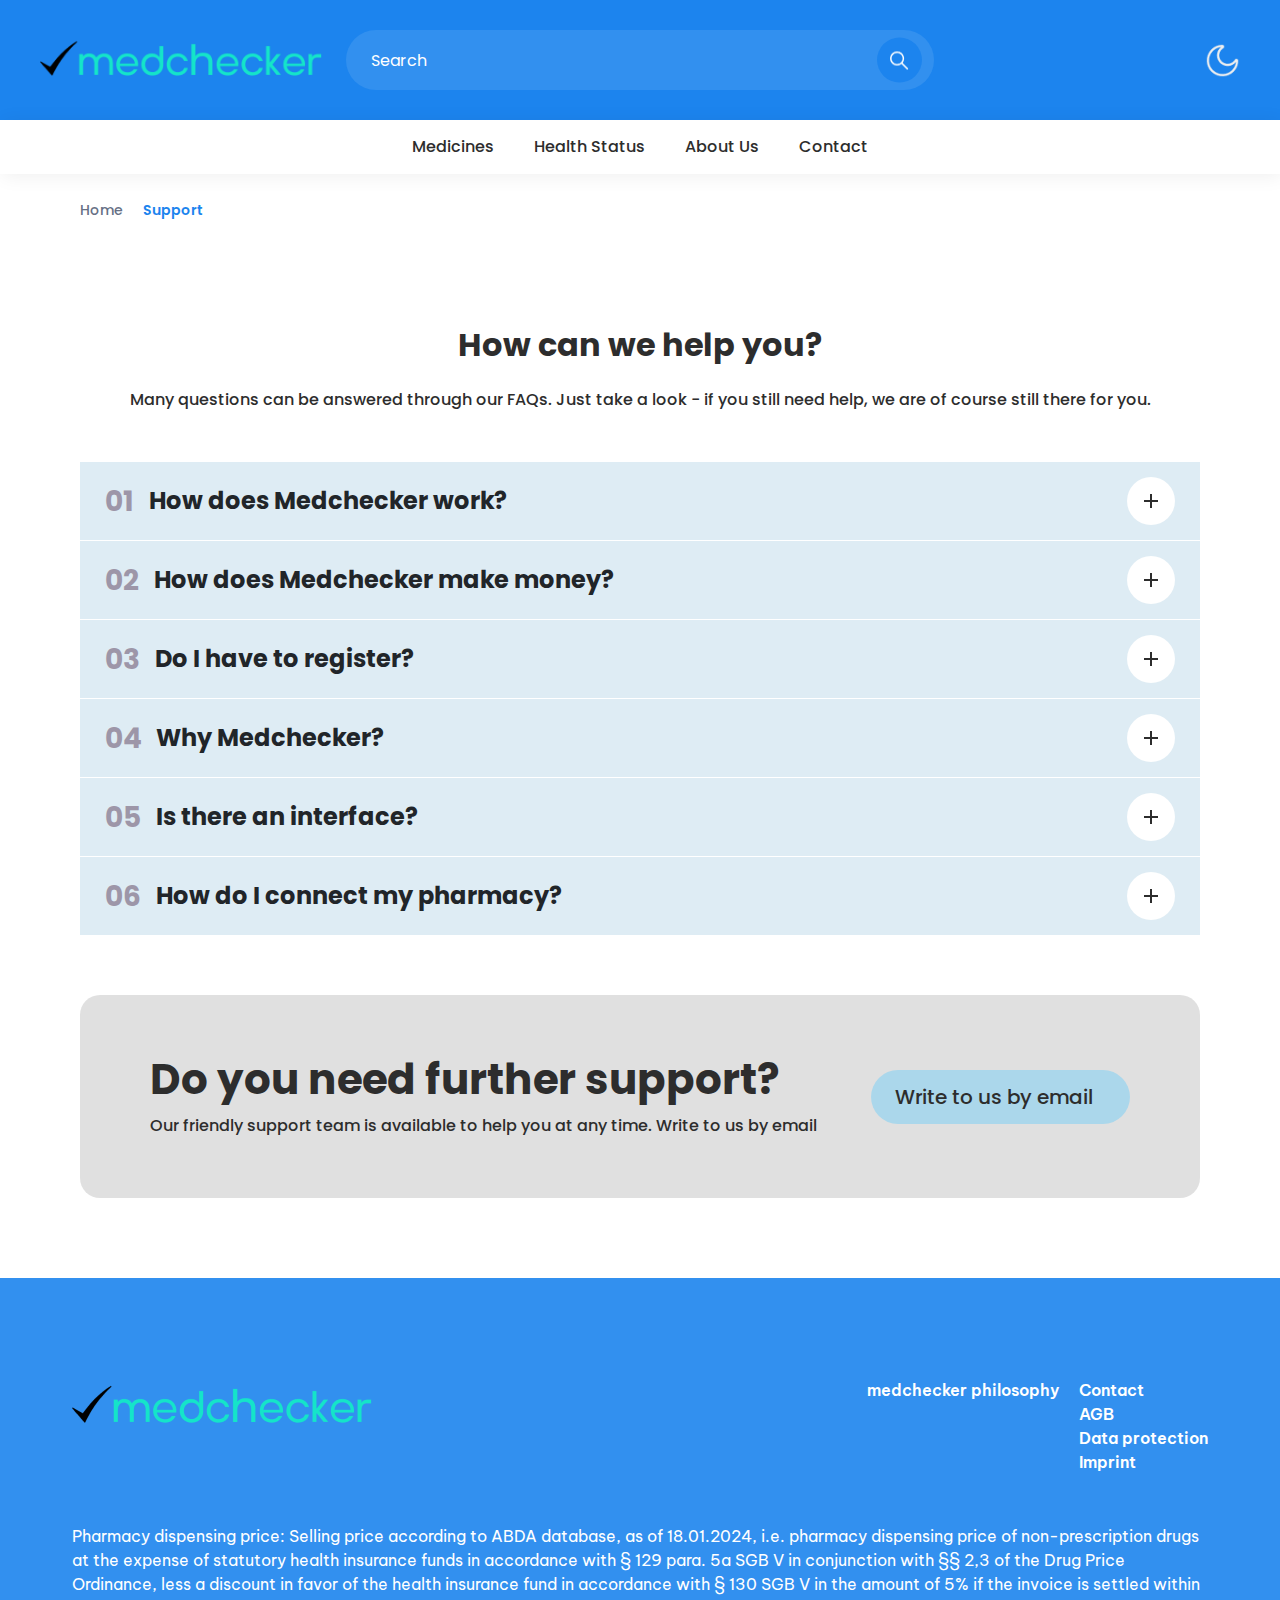
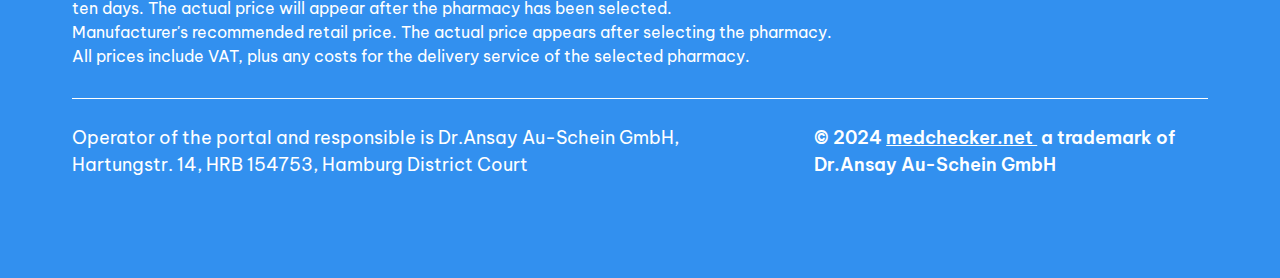
<file: Support.html>
<!doctype html>
<html class="no-js" lang="en">
    <head>
        <meta charset="utf-8">
        <meta http-equiv="x-ua-compatible" content="ie=edge">
        <title>Support</title>
        <meta name="description" content="">
        <meta name="viewport" content="width=device-width, initial-scale=1"> 
		<link rel="shortcut icon" type="image/x-icon" href="#">
        <!-- Place favicon.ico in the root directory -->
        
		<!-- CSS here -->
        <link rel="stylesheet" href="assets/css/bootstrap.min.css">
        <link rel="stylesheet" href="assets/css/owl.carousel.min.css">   
        <link rel="stylesheet" href="assets/css/style.css">
        <link rel="stylesheet" href="assets/css/responsive.css">
    </head>
    <body>

       
    <!-- header-area START -->
    <header class="header-area">
        <div class="container">
            <div class="row align-items-center">
                <div class="col-lg-4 col-6 col-xl-3">
                    <div class="logo-area">
                        <a href="./index.html"><img src="assets/img/logo.png" alt=""></a>
                    </div>
                </div>
                <div class="col-lg-6 col-xl-6 d-none d-lg-block text-right">
                    <div class="searching">
                        <form action="#">
                            <input type="text" placeholder="Search">
                            <button type="submit"><img src="assets/img/serch.png" alt=""></button>
                        </form>
                    </div>
                </div>
                <div class="col-lg-2 col-6 col-xl-3 text-end">
                    <div class="head_end">
                        <button type="button" class="srcBtn" data-bs-toggle="modal" data-bs-target="#searchModal"><img src="assets/img/serch.png" alt=""></button>
                        <button type="submit" class="light"><img src="assets/img/moon.png" alt=""></button>
                        <div class="bar d-md-none d-block"><a class="bar-icon siteBar-btn" href="#"><span></span></a></div>
                    </div>
                </div>
            </div>
        </div>
        <div class="header-bottom">
            <div class="container">
                <div class="row">
                    <div class="col-lg-12 text-center">
                        <ul>
                            <li><a href="#">Medicines</a></li>
                            <li><a href="#">Health Status</a></li>
                            <li><a href="#">About Us</a></li>
                            <li><a href="#">Contact</a></li>
                        </ul>
                    </div>
                </div>
            </div>
        </div>
    </header>
    <!-- Button trigger modal -->

        <!-- Search modal -->
        <div class="modal fade" id="searchModal" data-bs-backdrop="static" data-bs-keyboard="false" tabindex="-1" aria-labelledby="searchModalLabel" aria-hidden="true">
            <div class="modal-dialog">
            <div class="modal-content"> 
                <div class="modal-body">
                    <button type="button" class="btn-close" data-bs-dismiss="modal" aria-label="Close"></button>
                    <div class="searching">
                        <form action="#">
                            <input type="text" placeholder="Search">
                            <button type="submit"><img src="assets/img/serch.png" alt=""></button>
                        </form>
                    </div>
                </div> 
            </div>
            </div>
        </div>

        <!-- mobile-menu START -->
        <div class="mobile-menu">
            <a href="#" class="bars siteBar-btn"><svg class="bi bi-x" width="1em" height="1em" viewBox="0 0 16 16" fill="currentColor" xmlns="http://www.w3.org/2000/svg">
                <path fill-rule="evenodd" d="M11.854 4.146a.5.5 0 010 .708l-7 7a.5.5 0 01-.708-.708l7-7a.5.5 0 01.708 0z" clip-rule="evenodd"/>
                <path fill-rule="evenodd" d="M4.146 4.146a.5.5 0 000 .708l7 7a.5.5 0 00.708-.708l-7-7a.5.5 0 00-.708 0z" clip-rule="evenodd"/>
            </svg></a> 
            <nav> 
                <ul>
                    <li><a href="#">Medicines</a></li>
                    <li><a href="#">Health Status</a></li>
                    <li><a href="#">About Us</a></li>
                    <li><a href="#">Contact</a></li>
                </ul>
            </nav> 
        </div> 
        <div class="manu-overlay siteBar-btn"></div>
    <!-- header-area END -->


    <!-- Main -->
    <main>

        <div class="subNav">
            <div class="container">
                <ul>
                    <li><a href="#">Home <i class="far fa-chevron-right"></i></a></li>
                    <li><a href="#" class="active">Support</a></li>
                </ul>
            </div>
        </div>

        <!--faq -area STARTED -->
        <section class="faq-area sec__padding">
            <div class="container">
                <div class="row"> 
                    <div class="col-lg-12">
                        <div class="faq__title">
                            <h3>How can we help you?</h3>
                            <p>Many questions can be answered through our FAQs. Just take a look - if you still need help, we are of course still there for you.</p>
                        </div>
                    </div>
                    <div class="col-lg-12">
                        <div class="faq__accordion">
                            <div class="accordion accordion-flush" id="accordionFlushExample">
                                <div class="accordion-item">
                                  <h2 class="accordion-header" id="flush-headingOne">
                                    <button class="accordion-button collapsed" type="button" data-bs-toggle="collapse" data-bs-target="#flush-collapseOne" aria-expanded="false" aria-controls="flush-collapseOne">
                                      <span>01 </span> How does Medchecker work?
                                    </button>
                                  </h2>
                                  <div id="flush-collapseOne" class="accordion-collapse collapse" aria-labelledby="flush-headingOne" data-bs-parent="#accordionFlushExample">
                                    <div class="accordion-body">The Medchecker checks over 100 different mail-order pharmacies for availability within a short period of time.</div>
                                  </div>
                                </div>
                                <div class="accordion-item">
                                  <h2 class="accordion-header" id="flush-headingTwo">
                                    <button class="accordion-button collapsed" type="button" data-bs-toggle="collapse" data-bs-target="#flush-collapseTwo" aria-expanded="false" aria-controls="flush-collapseTwo">
                                      <span>02</span>  How does Medchecker make money?
                                    </button>
                                  </h2>
                                  <div id="flush-collapseTwo" class="accordion-collapse collapse" aria-labelledby="flush-headingTwo" data-bs-parent="#accordionFlushExample">
                                    <div class="accordion-body">The Medchecker checks over 100 different mail-order pharmacies for availability within a short period of time.</div>
                                  </div>
                                </div>
                                <div class="accordion-item">
                                  <h2 class="accordion-header" id="flush-headingThree">
                                    <button class="accordion-button collapsed" type="button" data-bs-toggle="collapse" data-bs-target="#flush-collapseThree" aria-expanded="false" aria-controls="flush-collapseThree">
                                      <span>03</span>  Do I have to register?
                                    </button>
                                  </h2>
                                  <div id="flush-collapseThree" class="accordion-collapse collapse" aria-labelledby="flush-headingThree" data-bs-parent="#accordionFlushExample">
                                    <div class="accordion-body">Placeholder content for this accordion, which is intended to demonstrate the <code>.accordion-flush</code> class. This is the third item's accordion body. Nothing more exciting happening here in terms of content, but just filling up the space to make it look, at least at first glance, a bit more representative of how this would look in a real-world application.</div>
                                  </div>
                                </div>
                                <div class="accordion-item">
                                  <h2 class="accordion-header" id="flush-headingFour">
                                    <button class="accordion-button collapsed" type="button" data-bs-toggle="collapse" data-bs-target="#flush-collapseFour" aria-expanded="false" aria-controls="flush-collapseFour">
                                       <span>04</span> Why Medchecker?
                                    </button>
                                  </h2>
                                  <div id="flush-collapseFour" class="accordion-collapse collapse" aria-labelledby="flush-headingFour" data-bs-parent="#accordionFlushExample">
                                    <div class="accordion-body">Placeholder content for this accordion, which is intended to demonstrate the <code>.accordion-flush</code> class. This is the third item's accordion body. Nothing more exciting happening here in terms of content, but just filling up the space to make it look, at least at first glance, a bit more representative of how this would look in a real-world application.</div>
                                  </div>
                                </div>
                                <div class="accordion-item">
                                  <h2 class="accordion-header" id="flush-headingFive">
                                    <button class="accordion-button collapsed" type="button" data-bs-toggle="collapse" data-bs-target="#flush-collapseFive" aria-expanded="false" aria-controls="flush-collapseFive">
                                      <span>05</span>  Is there an interface?
                                    </button>
                                  </h2>
                                  <div id="flush-collapseFive" class="accordion-collapse collapse" aria-labelledby="flush-headingFive" data-bs-parent="#accordionFlushExample">
                                    <div class="accordion-body">Placeholder content for this accordion, which is intended to demonstrate the <code>.accordion-flush</code> class. This is the third item's accordion body. Nothing more exciting happening here in terms of content, but just filling up the space to make it look, at least at first glance, a bit more representative of how this would look in a real-world application.</div>
                                  </div>
                                </div>
                                <div class="accordion-item">
                                  <h2 class="accordion-header" id="flush-headingSix">
                                    <button class="accordion-button collapsed" type="button" data-bs-toggle="collapse" data-bs-target="#flush-collapseSix" aria-expanded="false" aria-controls="flush-collapseSix">
                                       <span>06</span> How do I connect my pharmacy?
                                    </button>
                                  </h2>
                                  <div id="flush-collapseSix" class="accordion-collapse collapse" aria-labelledby="flush-headingSix" data-bs-parent="#accordionFlushExample">
                                    <div class="accordion-body">Placeholder content for this accordion, which is intended to demonstrate the <code>.accordion-flush</code> class. This is the third item's accordion body. Nothing more exciting happening here in terms of content, but just filling up the space to make it look, at least at first glance, a bit more representative of how this would look in a real-world application.</div>
                                  </div>
                                </div>
                            </div>
                        </div>
                    </div>
                    <div class="col-lg-12">
                        <div class="support__wrp">
                            <div class="support__left">
                                <h1>Do you need further support?</h1>
                                <p>Our friendly support team is available to help you at any time.
                                    Write to us by email</p>
                            </div>   
                            <a href="#" class="thm_btn">Write to us by email <i class="far fa-long-arrow-right"></i></a> 
                        </div>
                    </div>
                </div>
            </div>
        </section>
        <!-- faq-area END -->

        <!-- -area STARTED -->
        <section class="-area">
            <div class="container">
                <div class="row"> 
                    <div class="col-lg-12">
                    </div>
                </div>
            </div>
        </section>
        <!-- -area END -->

        <!-- -area STARTED -->
        <section class="-area">
            <div class="container">
                <div class="row"> 
                    <div class="col-lg-12">
                    </div>
                </div>
            </div>
        </section>
        <!-- -area END -->


    </main>
    <!-- Main -->


    <!-- Footer STARTED -->
    <footer>
        <div class="container">
            <div class="row">
                <div class="col-lg-12">
                    <div class="ftop">
                        <a href="#"><img src="assets/img/logo.png" alt=""></a>
                        <div class="fitems">
                            <div>
                                medchecker philosophy
                            </div>
                            <ul>
                                <li><a href="#">Contact</a></li>
                                <li><a href="#">AGB</a></li>
                                <li><a href="#">Data protection</a></li>
                                <li><a href="#">Imprint</a></li>
                            </ul>
                        </div>
                    </div>
                </div>
                <div class="col-lg-12">
                    <div class="fbottom">
                        <p>Pharmacy dispensing price: Selling price according to ABDA database, as of 18.01.2024, i.e. pharmacy dispensing price of non-prescription drugs at the expense of statutory health insurance funds in accordance with § 129 para. 5a SGB V in conjunction with §§ 2,3 of the Drug Price Ordinance, less a discount in favor of the health insurance fund in accordance with § 130 SGB V in the amount of 5% if the invoice is settled within ten days. The actual price will appear after the pharmacy has been selected. <br>
                        Manufacturer's recommended retail price. The actual price appears after selecting the pharmacy. <br>
                        All prices include VAT, plus any costs for the delivery service of the selected pharmacy.</p>
                        <div>
                            <p>Operator of the portal and responsible is Dr.Ansay Au-Schein GmbH, Hartungstr. 14, HRB 154753, Hamburg District Court</p>
                            <p><b>© 2024 <a href="#">medchecker.net </a> a trademark of Dr.Ansay Au-Schein GmbH</b></p>
                        </div>
                    </div>
                </div>
            </div>
        </div>
    </footer>
    <!-- Footer END -->


    
		<!-- JS here --> 
        <script src="assets/js/jquery-3.4.1.min.js"></script>
        <script src="assets/js/popper.min.js"></script>
        <script src="assets/js/bootstrap.min.js"></script>
        <script src="assets/js/owl.carousel.min.js"></script> 
        <script src="assets/js/main.js"></script>
    </body>
</html>
</file>
<file: assets/css/style.css>
/*   Theme default css */
@import url('https://fonts.googleapis.com/css2?family=Be+Vietnam+Pro:ital,wght@0,100;0,200;0,300;0,400;0,500;0,600;0,700;0,800;0,900;1,100;1,200;1,300;1,400;1,500;1,600;1,700;1,800;1,900&family=Poppins:ital,wght@0,100;0,200;0,300;0,400;0,500;0,600;0,700;0,800;0,900;1,100;1,200;1,300;1,400;1,500;1,600;1,700;1,800;1,900&display=swap');
 /* 
  font-family: "Be Vietnam Pro", sans-serif;
  font-family: "Poppins", sans-serif;
 */

 :root{
  --bgColor: rgb(222, 236, 244);
  --thmColor: #1C84EE;

  --f16 : 16px;
  --f18 : 18px;
  --f20 : 20px;
  --f22 : 22px;
  --f24 : 24px;
  --f28 : 28px;
  --f30 : 30px;
  --f32 : 32px;
  --f36 : 36px;
  --f40 : 40px;
  --f48 : 48px;
  --f52 : 52px;
  --f60 : 60px;
  --f80 : 80px;
 }

body {
  font-family: "Poppins", sans-serif;
  font-weight: 500; 
  color: #2D2D2D;
  font-size: var(--f16); 
}

  img{
    max-width: 100%;
  }
button {
  cursor: pointer; }

a:focus,
.button:focus {
  text-decoration: none;
  outline: none; }

a:focus,
a:hover {
  color: inherit;
  text-decoration: none; }

a,
button {
  color: inherit;
  outline: medium none; }

button:focus, input:focus, input:focus, textarea, textarea:focus {
  outline: 0; }

 a{
  text-decoration: none;
 }
h1,
h2,
h3,
h4,
h5,
h6 {
  font-family: "Poppins", sans-serif;
  color: #2D2D2D;
  margin-top: 0px; 
  font-weight: 700;
  text-transform: normal;
 }

h1 a,
h2 a,
h3 a,
h4 a,
h5 a,
h6 a {
  color: inherit; }

h1 {
  font-size: var(--f48);
  }

h2 {
  font-size: var(--f36); }

h3 {
  font-size: var(--f32); }

h4 {
  font-size: var(--f28); }

h5 {
  font-size: var(--f24); }

h6 {
  font-size: var(--f20); }

ul {
  margin: 0px;
  padding: 0px; }

li {
  list-style: none; }

 img{
  max-width: 100%;
 }
.container{
  max-width: 1270px;
}
.sec__padding {
  padding: 70px 0;
  padding-top: 30px;
}
 
/* default-css END 
================================== */
 


.header-area {
  padding-top: 30px; 
  width: 100%;
  z-index: 99; 
  background: #1C84EE;
}

.logo-area {
  display: block;
}

.logo-area a {
  display: block;
  max-width: 300px;
}

.searching {
  width: 100%;
  display: flex;
  align-items: center;
  background: #3290EF;
  border-radius: 50px;
  position: relative;
  overflow: hidden;
  max-width: 720px;
  margin-inline: auto;
}

.searching form {
    display: flex;
    align-items: center;
    width: 100%;
}

.searching input {
  height: 60px;
  width: 100%;
  display: block;
  padding: 25px;
  background: none;
  border: none;
  outline: none;
  color: #fff;
  padding-right: 100px;
}

.searching button {
  position: absolute;
  top: 50%;
  right: 2%;
  transform: translateY(-50%);
  width: 45px;
  height: 45px;
  border-radius: 50%;
  border: none;
  background: #1C84EE;
  display: flex;
  align-items: center;
  justify-content: center;
  transition: .3s;
}

.searching input::placeholder {
  color: #fff;
}

.searching button:hover {
  background: #0e7ae8;
}

.header-bottom {
  background: #fff;
  margin-top: 30px;
  padding: 15px 0;
  box-shadow: 2px 2px 20px #0001;
}

.header-bottom ul {
  display: flex;
  justify-content: center;
}

.header-bottom ul li a {
  text-decoration: none;
  transition: .3s;
}

.header-bottom ul li a.active {
    color: var(--thmColor);
}

.header-bottom ul li {
  margin: 0 20px;
}

.header-bottom ul li a:hover {
  color: var(--thmColor);
}

.head_end {position: relative;display: flex;align-items: center;justify-content: end;gap: 20px;}

.head_end button {
  padding: 0;
  line-height: 0;
  border: none;
  background: none;
  max-width: 35px;
}

.head_end button.srcBtn {
    width: 47px;
    height: 47px;
    display: flex;
    align-items: center;
    justify-content: center;
    flex-shrink: 0;
    max-width: unset;
    background: #3290ef;
    border-radius: 50%;
    display: none;
}

.head_end button img {
  display: block;
}
/* humbergar */
.bar a {
  width: 28px;
  height: 35px;
  float: right;
  position: relative;
} 
.bar a span {
  width: 100%;
  height: 2px;
  background: #fff;
  display: block;
  position: relative;
  top: 17px;
  border-radius: 30px;
  transition: .3s;
} 
.bar a span:before {left: 0;content: "";position: absolute;width: 100%;height: 100%;background: #fff;bottom: 8px;border-radius: 30px;transition: .3s;} 
.bar a span:after {left: 0;content: "";position: absolute;width: 100%;height: 100%;background: #fff;bottom: -8px;border-radius: 30px;transition: .3s;}
 
/* humbarger END */
 

/* mobile-menu START */
.mobile-menu {
  position: fixed;
  width: 320px;
  height: 100vh;
  background: #ffffff;
  z-index: 99;
  box-shadow: 0px 0px 9px -1px #737373;
  top: 0;
  left: 0;
  transition: .3s;
  margin-left: -400px;
  padding-left: 40px;
  padding-top: 100px;
  background: var(--bgColor);
}
.siteBar{
  margin-left: 0; 
} 
.mobile-menu  nav ul li {
  list-style: none;
  display: block;
}

.mobile-menu nav ul li a {
  font-size: 18px;
  line-height: 40px;
  transition: .3s;
}

.mobile-menu nav ul li a:hover { 
  color: #ff4900;
}
 
.mobile-menu a.theme-btn {
  margin-top: 60px;
  margin-left: 0;
} 
.mobile-menu a.theme-btn {
  margin-top: 60px;
  margin-left: 0;
  height: 45px;
  line-height: 45px;
}
.mobile-menu .user a {
    display: block;
    width: 100%;
    padding: 0;
    color: #272835;
    line-height: 40px;
    font-size: 16px;
}

.mobile-menu .user {
    display: block;
}

.mobile-menu .user a:hover {
    background: none;
    opacity: .5;
}
.mobile-menu a.bars {
  position: absolute;
  right: 20px;
  top: 15px;
  width: 40px;
  height: 40px;
  background: var(--thmColor);
  text-align: center;
  line-height: 37px;
  border-radius: 50%;
  font-size: 26px;
  color: #fff;
  box-shadow: 0px 0px 17px -2px #0000004a;
}
.manu-overlay {
  position: fixed;
  top: 0;
  left: 0;
  width: 100%;
  height: 100%;
  background: black;
  z-index: 98;
  opacity: 0;
  transition: .2s;
  visibility: hidden;
}

.manu-overlay.show {
  opacity: .5;
  visibility: visible;
}

.modal-body > button {
  display: block;
  margin-left: auto;
  margin-bottom: 15px;
}
/* Header section END */










section.hero-area {
  position: relative;
  padding: 130px 0 100px;
  background: url(../img/bg.png);
  background-size: cover;
  background-position: center;
}
 

.hero-wrp ul {
  margin-bottom: 50px;
}

.hero-wrp ul li {
  display: flex;
  align-items: flex-start;
  font-size: var(--f24);
  font-weight: 700;
  max-width: 800px;
  margin-bottom: 15px;
}

.hero-wrp ul li img {
  margin-right: 20px;
}

.feature_opts {
  display: flex;
  align-items: center;
}
.feature_opts div {
  display: flex;
  align-items: center;
  padding: 18px;
  margin-right: 30px;
  background: #fff;
}
.feature_opts div img {
  margin-right: 15px;
}


/* Hero-area ENd and howWork-area STARTED */

section.how-work-section {
    margin-top: 100px;
}

section.how-work-section .container {
    max-width: 1375px;
}
.section-title {
  text-align: center;
} 

.section-title h2 {
  font-size: var(--f32);
  margin-bottom: 20px;
}

.how_work_blks {
  display: flex;
  justify-content: space-between;
}

.hwb {
  max-width: 375px;
  background: #abd7ebb8;
  text-align: center;
  padding: 24px;
  border-radius: 20px;
  margin-top: var(--f52);
}

.hwb img {
  display: block;
  max-width: 85px;
  margin: auto;
  margin-bottom: 25px;
}

.hwb h5 {
  font-size: var(--f24);
}
.cta {
  display: flex;
  padding: 100px;
  margin-top: 100px;
  background: url(../img/6.png);
  border-radius: 20px;
  position: relative;
  z-index: 2;
  align-items: center;
  justify-content: space-between;
  background-size: cover;
  background-position: center;
}

.cta h1 {
  margin: 0;
  max-width: 365px;
  text-align: center;
  font-size: var(--f52);
  font-weight: 700;
}

.cta a {
  background: #ABD7EB;
  padding: 10px 20px;
  text-decoration: none;
  border-radius: 50px;
  font-weight: 600;
  transition: .3s;
}

.cta a img {
  margin-left: 12px;
}

.cta a:hover {
  background: #6ac1e8;
}



/* Featers-area END and Categories START */

section.categories-area {
  padding: 100px 0;
  background: #EEEEEE;
  margin-top: 50px;
}
section.categories-area h4 {
  font-size: var(--f32);
  margin-bottom: 25px;
}

.cti {
  text-align: center;
}

.cti h5 {
  font-size: var(--f24);
  margin-top: 15px;
  color: rgb(45, 45, 45);
  margin-bottom: 0;
}
.owl-dots {
  display: flex;
  align-items: center;
  justify-content: center;
  margin-top: 40px;
}

.owl-dots .owl-dot {
  display: block;
  border-radius: 50%;
  width: 16px;
  height: 16px;
  background: #BCCED7;
  margin: 0 5px;
  transition: .3s;
}

.owl-dots .owl-dot.active {
  background: #1C84EE;
}



/* Categories-area END and Footer START */

footer {
  background: #3290EF;
  color: #fff;
  padding: 100px 0;
  font-family: "Be Vietnam Pro", sans-serif;
}

.ftop {
  display: flex;
  justify-content: space-between;
  align-items: flex-start;
}

.fitems {
  display: flex;
  align-items: flex-start;
  font-weight: 600;
}

.fitems > div {
  margin-right: 20px;
  font-weight: 600;
}

.fbottom {
  margin-top: 50px;
}

.fbottom p { 
  font-weight: 400;
}





.fbottom div {
  margin-top: 30px;
  padding-top: 25px;
  border-top: 1px solid #fff;
  display: flex;
  justify-content: space-between;
}

.fbottom div p {
  margin: 0;
}
.fbottom div > p:first-child{
  max-width: 800px;
  margin-right: 50px;
}
.fbottom div > p {
  font-size: var(--f18);
  font-family: "Be Vietnam Pro", sans-serif;
}

.fbottom div > p b {
    font-weight: 600;
}
.fbottom div > p a{
  text-decoration: underline;
}




/* ==================faq Area Start===================== */
.subNav {padding: 24px 0;}

.Imput__sub {
    display: flex;
    align-items: center;
    justify-content: space-between;
}

.Imput__sub b {
    font-weight: 600;
}

.subNav ul {
    display: flex;
    align-items: center;
    gap: 10px;
}

.subNav ul li a {
    color: #667085;
    font-size: 14px;
}

.subNav ul li a.active {
    font-weight: 600;
    color: var(--thmColor);
}

.subNav ul li a i {
    font-size: 12px;
    margin-left: 10px;
}

.faq__title {margin-bottom: 50px;text-align: center;max-width: 1200px;margin-inline: auto;}

.faq__title h3 {
    margin-bottom: var(--f24);
}
.faq__accordion {max-width: 1200px;margin-inline: auto;}

.accordion-item {background: #DEECF4;}

.accordion-button {border-color: #fff;font-size: var(--f24);font-weight: 700;padding:15px 25px;}
.accordion-button span {
  display: inline-block;
  margin-right: 15px;
  color: #9D96A8;
  font-size: var(--f28);
}

.accordion-button:not(.collapsed) {
    background: #ABD7EB;
    border-color: #ABD7EB;
    padding-bottom: var(--f36);
}

.accordion-button::after {
    background-color: white;
    border-radius: 50%;
    width: 48px;
    height: 48px;
    display: flex;
    align-items: center;
    justify-content: center;
    background-image: url(../img/plus.svg);
    background-size: 14px;
    background-position: 50%;
}

.accordion-button:not(.collapsed)::after {
    background-image: url(../img/close.svg);
    background-color: #000;
}

.accordion-button:not(.collapsed) span {
    color: #1C84EE;
}

.accordion-collapse {background: #ABD7EB;}

.accordion-body {background: #ABD7EB;padding-left: 30px;padding-top: 0;padding-bottom: 20px;position: relative;z-index: 9;}
.support__wrp {padding: 60px 70px;align-items: center;display: flex;justify-content: space-between;max-width: 1375px;margin-inline: auto;border-radius: 20px;background: rgba(211, 211, 211, 0.7);gap: 30px var(--f40);margin-top: 60px;}

.support__left p {
    margin: 0;
}
.thm_btn {padding: 12px 24px;flex-shrink: 0;border-radius: 50px;background: rgb(171, 215, 235);display: flex;align-items: center;justify-content: center;text-align: center;gap: 13px;font-weight: 500;transition: all .3s ease;}

.thm_btn:hover {
    background: var(--thmColor);
    color: #fff;
}

/* ==================faq Area End===================== */


/* ==================impressum Area Start===================== */

.impressum__content {background: var(--bgColor);padding: var(--f52) var(--f60);}

.impressum__content > p {
    margin-bottom: 32px;
}

.impressum__content > b {
    display: block;
    margin-bottom: 32px;
}
.impressum__blk {margin-bottom: 32px;}

.impressum__blk p {
    margin-bottom: 0;
}

/* ==================impressum Area End===================== */


/* ==================about Area Start===================== */


.aboutHero-area {
    height: 520px;
    background-size: cover;
    background-position: center;
}

.aboutHero__text {
    max-width: 980px;
}

.aboutHero__text p {
    margin: 0;
    margin-top: 15px;
}


.aboutHero-area .container {
    display: flex;
    align-items: center;
    justify-content: center;
    height: 100%;
    text-align: center;
}
.about__blk {border-radius: 20px;box-shadow: 4px 4px 20px 0px rgba(0, 0, 0, 0.25);background: rgb(255, 255, 255);padding: 24px;height: 100%;width: calc(100% - 16px);margin-inline: auto;}

.about__blk h3 {
    font-weight: 600;
    font-size: var(--f24);
    margin-bottom: 1rem;
}

.about__blk i {
    display: block;
    margin: auto;
    width: 100%; 
}
/* ==================about Area End===================== */


/* ==================product Area Start===================== */
.product-area {padding-top: 50px;}
.productItem__blk {display: flex;align-items: center;border-radius: 20px;box-shadow: 4px 4px 20px 0px rgba(0, 0, 0, 0.25);background: rgb(255, 255, 255);}
.product__name {
    width: 100%;
}

.product__wrp .product__name {
    border-radius: 20px;
    box-shadow: 4px 4px 20px 0px rgba(0, 0, 0, 0.25);
    background: rgb(255, 255, 255);
    display: block;
    padding: var(--f52) 24px;
    /* margin-top: var(--f32); */
    margin: 16px 0px;
}

.product__name span,.product__title span {
    display: flex;
    align-items: center;
    gap: 10px;
}

.product__name span i,.product__title span i {
    width: 18px;
    height: 18px;
    border-radius: 50%;
    display: block;
}

.product__name p {
    margin-bottom: 0;
    margin-top: var(--f24);
}


.product__name label {
    color: var(--thmColor);
    font-size: var(--f20);
    font-weight: 500;
    margin-bottom: 10px;
}
.product__btns {display: flex;align-items: center;gap: 8px;margin-top: 24px;flex-wrap: wrap;} 
.thm_btn.bordered{background: no-repeat;border: 1px solid var(--thmColor);}

.thm_btn.bordered:hover {
    background: var(--thmColor);
    color: #ffff;
}

.product__title {display: flex;align-items: center;justify-content: space-between;padding: var(--f60) 0;}

.product__title p {
    margin: 0;
}
.green {background: #27D367;}
.product__blk {align-items: center;display: flex;border-radius: 20px;box-shadow: 4px 4px 20px 0px rgba(0, 0, 0, 0.25);background: rgb(255, 255, 255);padding: var(--f52);margin-bottom: 20px;}

.product__blk > i {
    display: block;
    flex-basis: 50%;
    padding-right: 40px;
}

.product__blk a.thm_btn {min-width: 260px;font-size: var(--f18);}

.red {background: #E01010;}
/* ==================product Area End===================== */


/* ==================Area Start===================== */
/* ==================Area End===================== */
</file>
<file: assets/css/responsive.css>
/* Big screen :1200px. */
@media (min-width: 1200px) and (max-width: 1500px) {
    .container {
        padding: 0 40px;
        max-width: 1200px;
    }
    .sec__padding{
        padding: 80px 0;
    }
    footer .container {
        max-width: 95%;
    }

    .header-area .container {
        max-width: 100%;
    }

    section.how-work-section .container {
        max-width: 1250px;
    }

    .feature_opts {
        font-size: 20px;
    }

    .cti h5 {
        font-size: 20px;
    }

    .support__wrp {
        padding: 60px 70px;
    }

    .support__wrp a {
        font-size: 20px;
    }

    .support__wrp h1 {
        font-size: 42px;
    }
    .about__blk i {  
        width: 100%;
        height: auto;
    }
    .product__btns { 
        gap: 5px;
        margin-top: 24px;
        flex-wrap: wrap;
    }
    .product__name { 
        padding: 15px;
    }



}


/* Normal screen :992px. */
@media (min-width: 992px) and (max-width: 1200px) {
    :root {

        --f18: 16px;
        --f20: 16px;
        --f22: 18px;
        --f24: 20px;
        --f28: 22px;
        --f30: 24px;
        --f32: 26px;
        --f36: 28px;
        --f40: 30px;
        --f48: 32px;
        --f52: 40px;
        --f60: 44px;
        --f80: 60px;
    }
    .sec__padding{
        padding: 70px 0;
    }
    .container {
        padding: 0 20px;
    }

    .searching input {
        height: 70px;
    }

    .how_work_blks {
        gap: 20px;
    }

    .feature_opts div {
        font-size: 18px;
        margin-right: 20px;
        padding: 14px 20px;
    }

    .hero-wrp ul li {
        font-size: 24px;
    }

    .hero-wrp ul li img {
        max-width: 30px;
    }

    section.hero-area {
        padding: 80px 20px 60px;
    }

    section.how-work-section {
        margin-top: 80px;
    }

    footer {
        padding: 70px 0 50px;
    }

    .support__wrp {
        padding: 55px 42px;
    }

    .support__wrp a {
        font-size: 20px;
    }

    .support__wrp h1 {
        font-size: 42px;
    }

    .about__blk i {  
        width: 100%;
        height: auto;
    }


    .product__btns { 
        gap: 5px;
        margin-top: 24px;
        flex-wrap: wrap;
    }
    .product__name { 
        padding: 15px;
    }










}


/* Tablet screen :768px. */
@media (min-width: 768px) and (max-width: 991px) {
    :root {

        --f18: 16px;
        --f20: 16px;
        --f22: 18px;
        --f24: 18px;
        --f28: 20px;
        --f30: 22px;
        --f32: 22px;
        --f36: 24px;
        --f40: 28px;
        --f48: 30px;
        --f52: 36px;
        --f60: 40px;
        --f80: 50px;
    }
    .sec__padding{
        padding: 60px 0;
    }
    .container {
        padding: 0 20px;
    }

    .head_end button.srcBtn {
        display: flex;
    }

    .searching input {
        height: 70px;
    }

    .how_work_blks {
        gap: 20px;
    }

    .feature_opts div {
        font-size: 18px;
        margin-right: 0;
        padding: 14px 20px;
    }

    .hero-wrp ul li {
        align-items: baseline;
    }

    .hero-wrp ul li img {
        max-width: 22px;
        transform: translateY(3px);
    }

    section.hero-area {
        padding: 80px 20px 60px;
    }

    section.how-work-section {
        margin-top: 80px;
    }

    footer {
        padding: 70px 0 50px;
    }

    .feature_opts {
        flex-wrap: wrap;
        gap: 20px;
        justify-content: center;
    }

    .cta {
        padding: 80px 60px;
    }

    .cta h1 {
        max-width: 300px;
    }

    .support__wrp {
        padding: 55px 42px;
        flex-direction: column;
        text-align: center;
    }

    .support__wrp a {
        font-size: 18px;
    }

    .support__wrp h1 {
        font-size: 32px;
    }

    .about__blk i {  
        width: 100%;
        height: auto;
    }

    .about__blk {
        margin-bottom: 40px;
        height: auto;
    }
    .product__btns { 
        gap: 5px;
        margin-top: 24px;
        flex-wrap: wrap;
    }
    .product__name { 
        padding: 15px;
    }



}


/* small screen :320px. */
@media (max-width: 767px) {
    :root {

        --f18: 16px;
        --f20: 16px;
        --f22: 18px;
        --f24: 18px;
        --f28: 20px;
        --f30: 22px;
        --f32: 22px;
        --f36: 24px;
        --f40: 26px;
        --f48: 28px;
        --f52: 32px;
        --f60: 40px;
        --f80: 50px;

    }
    .sec__padding{
        padding: 50px 0;
    }
    body {
        font-size: 16px;
    }

    .header-bottom {

        display: none;
    }

    .container {
        padding: 0 20px;
    }

    .header-area {
        padding: 10px 0;
    }

    .head_end button.srcBtn {
        display: flex;
        width: 36px;
        height: 36px;
    }

    .head_end button.srcBtn img {
        scale: .8;
    }

    .head_end button img {
        scale: .7;
    }

    .head_end {
        gap: 6px;
    }

    .searching input {
        height: 70px;
    }

    .how_work_blks {
        gap: 20px;
        flex-direction: column;
        margin-top: 20px;
        max-width: 320px;
        margin-inline: auto;
    }

    .hwb img {
        scale: .8;
        margin-bottom: 10px;
    }

    .hwb {
        margin-top: 0;
    }

    .feature_opts div {
        font-size: 1rem;
        margin-right: 0;
        padding: 10px 20px;
    }

    .hero-wrp ul li {
        align-items: baseline;
        font-size: 18px;
    }

    .hero-wrp ul li img {
        max-width: 20px;
        transform: translateY(5px);
        margin-right: 10px;
        flex-shrink: 0;
    }

    section.hero-area {
        padding: 60px 0px 60px;
        background-position: 63%;
        z-index: 1;
    }

    section.hero-area:before {
        content: "";
        position: absolute;
        width: 100%;
        height: 100%;
        background: #fff;
        top: 0;
        left: 0;
        z-index: -1;
        opacity: .5;
    }

    section.how-work-section {
        margin-top: 60px;
    }

    footer {
        padding: 60px 0 40px;
        text-align: center;
    }

    .feature_opts {
        flex-wrap: wrap;
        gap: 12px;
        justify-content: center;
    }

    .feature_opts div img {
        max-width: 40px;
    }

    .cta {
        padding: 40px 20px;
        flex-direction: column;
        gap: 20px;
    }

    .cta h1 {
        max-width: 295px;
    }

    section.categories-area {
        padding: 60px 0;
    }

    .owl-dots .owl-dot {
        width: 12px;
        height: 12px;
    }

    .ftop {
        flex-direction: column;
        gap: 30px;
        align-items: center;
    }

    .fitems {
        flex-direction: column;
        gap: 14px;
        align-items: center;
        text-align: center;
    }

    .fbottom p {
        font-size: 15px;
    }


    .fbottom div {
        flex-direction: column;
        gap: 20px;
    }

    .fbottom div>p:first-child {
        margin: auto;
        font-size: 15px;
    }

    .support__wrp {
        padding: 36px 24px;
        flex-direction: column;
        text-align: center;
        margin-top: 60px;
    }

    .support__wrp a {
        font-size: 15px;
    }

    .support__wrp h1 {
        font-size: 24px;
    }

    .support__left p {
        font-size: 15px;
    }
    .about__blk i {  
        width: 100%;
        height: auto;
    }

    .about__blk {
        margin-bottom: 40px;
        height: auto;
    }
    .fitems > div{
        margin: auto;
    }
    .aboutHero__text p {
        margin: 0;
        margin-top: 10px;
    }
    .aboutHero-area {
        height: 340px; 
    }

    .product__btns { 
        gap: 5px;
        margin-top: 24px;
        flex-wrap: wrap;
    }
    .product__name { 
        padding: 15px;
    }
    .productItem__blk,.product__blk {
        flex-wrap: wrap;
        justify-content: center;
        text-align: center;
    }
    .product__btns a {
        flex-wrap: wrap;
        width: 100%;
    }
    .Imput__sub {
        flex-wrap: wrap;
    }
    .subNav ul{
        flex-wrap: wrap;
        margin-top: 15px;
        gap: 2px;
    } 
    button.accordion-button {
        padding: 10px;
        text-align: left;
        font-size: 15px;
        line-height: 16px;
        padding-right: 12px;
    }
    
    button.accordion-button span {
        margin-right: 10px;
    }
    
    button.accordion-button::after {
        width: 30px;
        height: 30px;
    }
    .accordion-body {
        padding: 16px;
        padding-top: 0;
    }
    .faq__title { 
        margin-bottom: 40px;
    }


}

/* Large Mobile screen :480px. */
@media only screen and (min-width: 480px) and (max-width: 767px) {
    .container {
        width: 450px
    }

    .header-area .container {
        max-width: 95%;
        width: 100%;
    }

}
</file>
